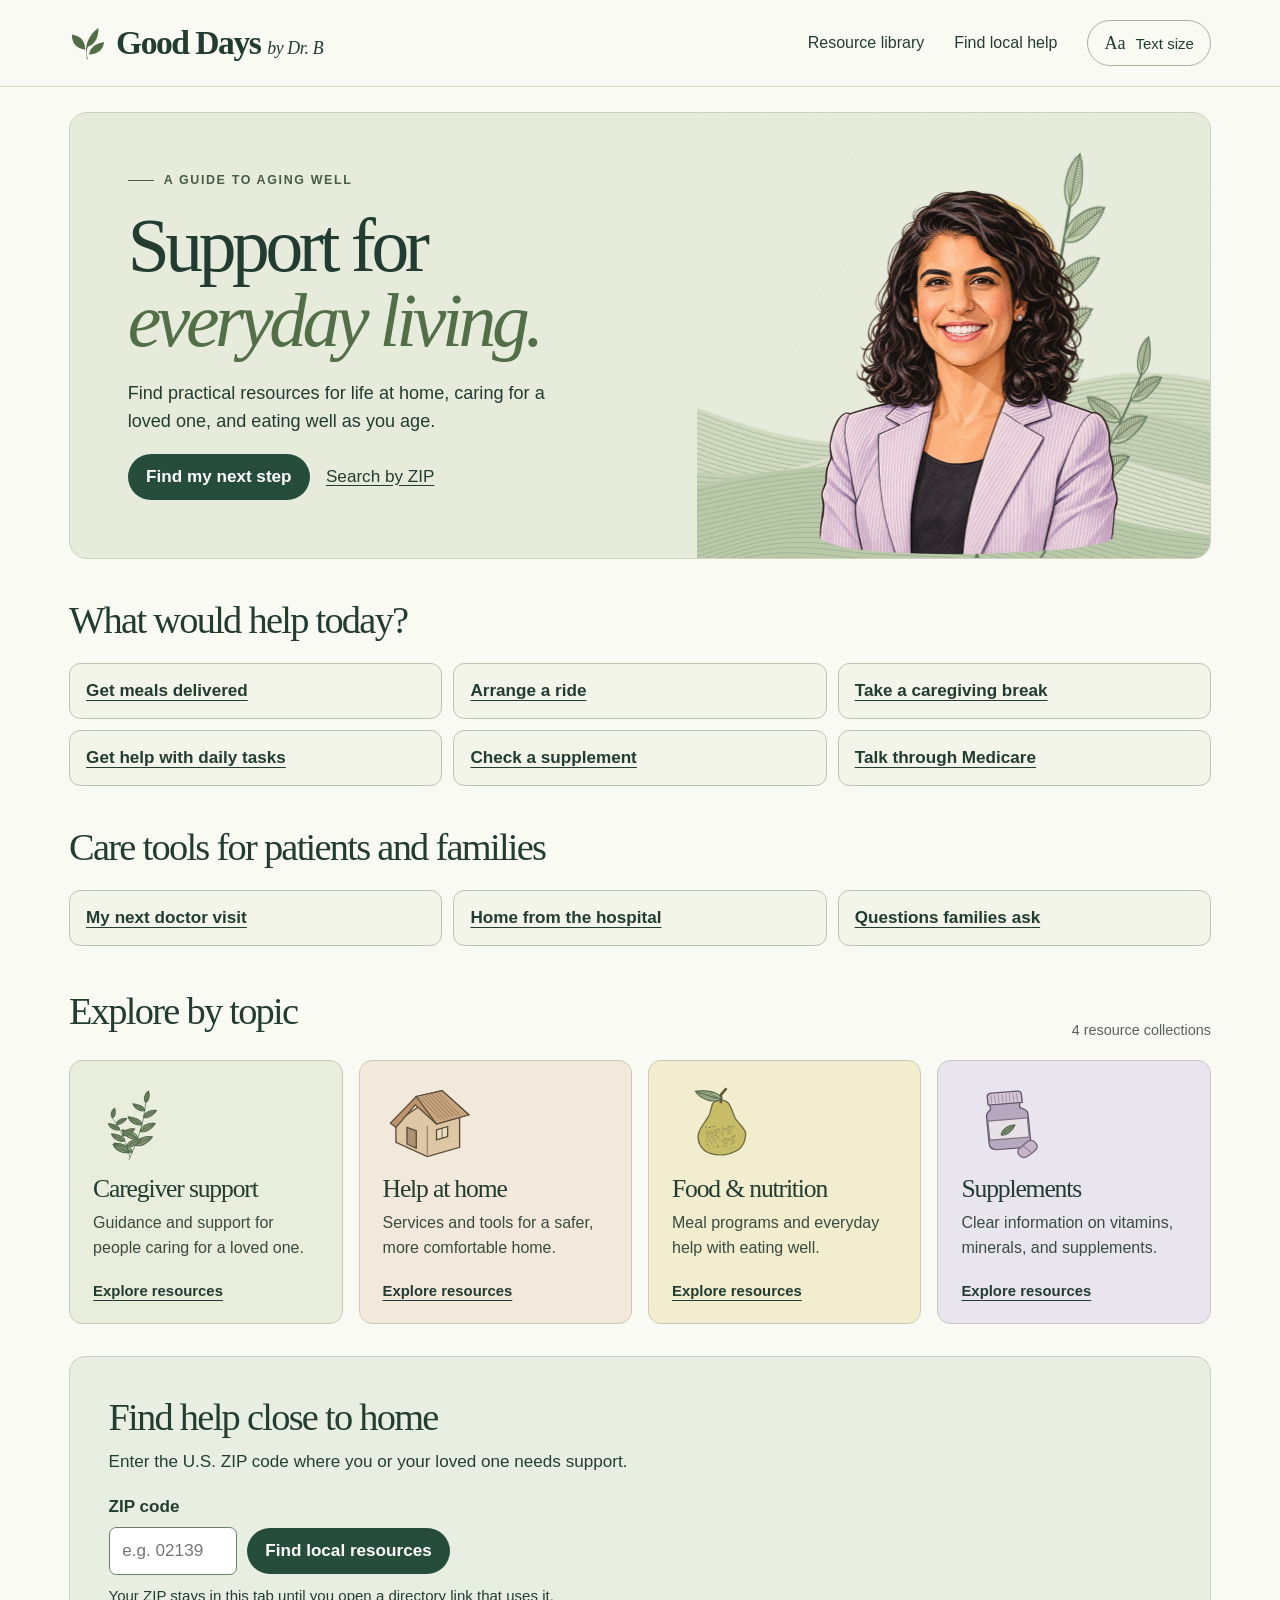
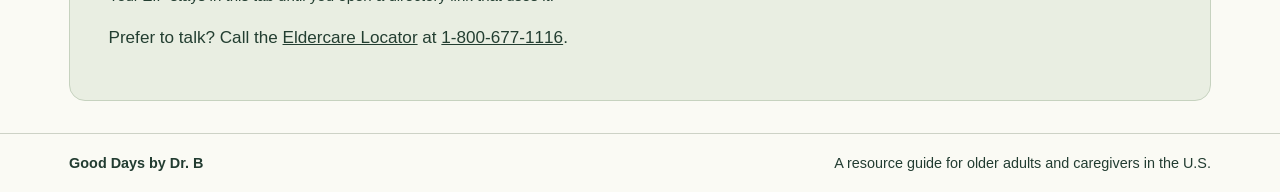
<file: index.html>
<!doctype html><html lang="en"><meta charset="utf-8"><meta name="viewport" content="width=device-width, initial-scale=1"><meta name="description" content="Find U.S. resources for caregiving, living at home, meals and dietary supplements."><title>Good Days by Dr. B — A guide to aging well</title>
<style>
*{box-sizing:border-box}html{scroll-behavior:smooth}body{margin:0;color:#223c31;background:#fafaf4;font:1.07rem/1.55 "Helvetica Neue",Arial,sans-serif}a{color:inherit}a:focus-visible,button:focus-visible{outline:3px solid #a85824;outline-offset:4px}header,main,footer{max-width:1510px;margin:auto;padding-inline:5.4%}header{display:flex;align-items:center;justify-content:space-between;min-height:87px;border-bottom:1px solid #d6d9cc;gap:15px}.brand{display:flex;align-items:center;gap:9px;font:bold 2.1rem Georgia,serif;letter-spacing:-1.5px;text-decoration:none}.brand svg{height:38px;width:38px}nav{display:flex;align-items:center;gap:30px}nav a{text-decoration:none;font-size:1rem}nav a:hover,.topiclink:hover{text-decoration:underline}button{cursor:pointer;font:inherit;color:inherit}#size{border:1px solid #aab2a4;border-radius:99px;background:none;padding:8px 16px;font-size:.94rem}#size span{font-family:Georgia;margin-right:6px;font-size:1.13rem}.hero{position:relative;isolation:isolate;background:#e6ebdc;border:1px solid #cbd3be;border-radius:18px;overflow:hidden;margin-top:25px;padding:clamp(32px,4.5vw,70px);min-height:355px;display:flex;align-items:center}.hero canvas{position:absolute;right:0;bottom:0;height:100%;width:45%;z-index:-1}.hero-copy{width:60%}.kicker{font-size:.78rem;font-weight:700;letter-spacing:.13em;text-transform:uppercase;color:#475c45;display:flex;align-items:center;gap:10px}.kicker:before{content:"";height:1px;width:26px;background:currentColor}h1,h2,h3{font-family:Georgia,"Times New Roman",serif;font-weight:400}h1{font-size:clamp(3.4rem,5.9vw,6rem);letter-spacing:-.058em;line-height:.99;margin:19px 0 21px}h1 em{color:#536f48;font-weight:400}.hero p{max-width:460px;margin:0;line-height:1.55;font-size:1.13rem}.sectionhead{display:flex;justify-content:space-between;align-items:end;gap:12px;margin:36px 0 19px}h2{font-size:clamp(2rem,3vw,3rem);letter-spacing:-.045em;margin:0}.sectionhead small{font-size:.9rem;color:#566359}.cards{display:grid;grid-template-columns:repeat(4,1fr);gap:16px}.card{border:1px solid #c9cabb;border-radius:13px;padding:23px 23px 20px;background:var(--bg);text-decoration:none;display:flex;flex-direction:column;transition:transform .18s,box-shadow .18s}.card:hover{transform:translateY(-3px);box-shadow:0 6px 15px #263e2a16}.art{height:80px;width:96px;margin-bottom:10px;align-self:flex-start}.card h3{margin:0 0 8px;font-size:clamp(1.45rem,2vw,2.05rem);line-height:1.14;letter-spacing:-.045em}.card p{margin:0 0 19px;font-size:1rem;color:#394b40}.topiclink{margin-top:auto;text-decoration:underline;text-underline-offset:4px;font-size:.93rem;font-weight:600}.local{display:flex;align-items:center;justify-content:space-between;background:#233f34;color:#fffdf2;border-radius:14px;padding:28px 34px;margin:34px 0;gap:20px}.local h2{font-size:2rem}.local p{margin:4px 0 0}.pill{display:inline-block;text-decoration:none;border-radius:30px;padding:10px 19px;background:#fffdf3;color:#253f32;white-space:nowrap}footer{border-top:1px solid #cdd2c6;padding-block:18px;font-size:.9rem;display:flex;justify-content:space-between}.skip{position:absolute;left:-999px}.skip:focus{left:10px;background:white;z-index:5}dialog{color:#243e31;border:1px solid #bac2b4;background:#fafaf4;border-radius:18px;width:min(610px,94%);max-height:88dvh;padding:30px}dialog::backdrop{background:#13271dc4}dialog h2{font-size:2.25rem;margin-top:15px}dialog .close{float:right;border:1px solid #c3cabc;border-radius:40px;background:transparent;padding:6px 16px}.entry{border-top:1px solid #ccd3c5;padding:17px 0}.entry a{font-weight:650;text-underline-offset:4px}.entry p{margin:4px 0}.entry small{color:#566359}.big{font-size:119%}
@media(max-width:900px){.cards{grid-template-columns:1fr 1fr}.hero-copy{width:66%}.hero canvas{width:38%}.card h3{font-size:1.7rem}}@media(max-width:650px){header,main,footer{padding-inline:5%}header{min-height:72px}.brand{font-size:1.75rem}nav{gap:12px}nav>a{display:none}.hero{padding:26px 22px 150px;min-height:0}.hero-copy{width:100%}.hero canvas{width:60%;height:155px}.hero p{font-size:1rem}h1{font-size:3.2rem}.cards{gap:10px}.card{padding:16px}.art{width:76px;height:63px}.sectionhead{align-items:center}.local{align-items:flex-start;flex-direction:column;padding:24px}footer{gap:12px;flex-wrap:wrap}}@media(max-width:410px){.cards{grid-template-columns:1fr}.card{display:grid;grid-template-columns:65px 1fr;column-gap:16px}.art{grid-row:span 3;width:65px}.card p{margin-bottom:8px}.sectionhead small{display:none}}@media(prefers-reduced-motion:reduce){*{scroll-behavior:auto!important;transition:none!important}}
.byline{font-size:.53em;letter-spacing:-.02em;font-weight:400;white-space:nowrap}@media(max-width:410px){.brand{gap:4px;font-size:1.5rem}.brand svg{width:29px}#size{padding:7px 10px}}.portrait{position:absolute;z-index:-1;bottom:0;right:7%;width:28%;height:95%;object-fit:contain;object-position:bottom}.hero canvas{opacity:.8}@media(max-width:650px){.portrait{right:10%;width:45%;height:155px}}
.hero-action,.primary{display:inline-block;background:#264c3c;color:white;padding:.62rem 1.15rem;border-radius:99px;font-weight:600;text-decoration:none}.hero-action{margin-top:1.15rem}.primary:hover,.hero-action:hover{text-decoration:underline}.paths{margin:2rem 0}.paths h2{margin-bottom:.8rem}.path-list{display:grid;grid-template-columns:repeat(3,minmax(0,1fr));gap:.7rem}.path-list a{display:flex;align-items:center;gap:.7rem;border:1px solid #b8c4b4;background:#f3f5eb;border-radius:.7rem;padding:.85rem 1rem;text-underline-offset:.22em;font-weight:600}.path-list a:hover{background:#e6ecd9}.story{max-width:840px;padding-block:1.5rem 3rem}.back{display:inline-block;margin-bottom:1rem;text-underline-offset:.2em}.sheethead{background:var(--tint);border-radius:1rem;padding:clamp(1.2rem,4vw,2.2rem)}.sheethead h1{font-size:clamp(2.35rem,5vw,3.9rem);margin:.7rem 0;line-height:1.05}.sheethead p,.next p{margin:.6rem 0}.story h2{font-size:1.75rem;margin:1.45rem 0 .5rem}.story blockquote{border-left:4px solid #879e70;padding:.6rem 1.1rem;margin:.6rem 0;font:1.3rem/1.5 Georgia,serif}.story li{margin-block:.4rem}.contacts{display:flex;align-items:center;flex-wrap:wrap;gap:1rem;margin:1rem 0}.print{border:1px solid #9da994;border-radius:99px;padding:.5rem 1rem;background:#fafaf4}.print-url,.notes{display:none}.story .source{font-size:.95rem}.extra{margin-block:1rem}.entry .related{display:block;margin-top:8px}@media(max-width:850px){.path-list{grid-template-columns:repeat(2,minmax(0,1fr))}}@media(max-width:520px){.path-list{grid-template-columns:1fr}.story{padding-inline:5%}.hero-action{margin-bottom:8px}}@media print{html,html.big{font-size:11pt}body,.sheethead{background:white;color:black}.story{max-width:none;padding:0}.back,nav,footer,.print,.skip,.related-guide,.contacts .primary,.hero-action{display:none}.sheethead{padding:0}.sheethead h1{font-size:26pt}header{min-height:0;padding:0 0 8pt}.brand{font-size:17pt}.story h2{font-size:16pt}.print-url,.notes{display:block;overflow-wrap:anywhere}.notes p{border-bottom:1px solid #888;height:1.4em}.extra a::after{content:" (" attr(href) ")";overflow-wrap:anywhere}.contacts{margin:.4rem 0}@page{margin:16mm}}</style><link rel="stylesheet" href="local-help.css">
<a class="skip" href="#topics">Skip to resources</a><header><a href="#" class="brand" aria-label="Good Days by Dr. B home"><svg viewBox="0 0 40 40" aria-hidden="true"><g fill="#536e47"><path d="M19 37Q14 17 31 4Q31 20 20 24Q17 30 20 37"/><path d="M17 27Q3 25 3 11Q17 13 17 27M21 32Q23 21 37 19Q35 32 21 32"/></g></svg><span>Good Days <i class=byline>by Dr. B</i></span></a><nav aria-label="Main navigation"><a href="#topics">Resource library</a><a href="#local">Find local help</a><button id="size" aria-pressed="false"><span>Aa</span> Text size</button></nav></header>
<main><section class="hero"><canvas id="land" aria-hidden="true"></canvas><img class="portrait" src="dr-b.png" alt="Illustrated portrait of Dr. B"><div class="hero-copy"><div class="kicker">A guide to aging well</div><h1>Support for<br><em>everyday living.</em></h1><p>Find practical resources for life at home, caring for a loved one, and eating well as you age.</p><a class="hero-action" href="#start">Find my next step</a><a class="local-jump" href="#local">Search by ZIP</a></div></section>
<section class="paths" id="start"><h2>What would help today?</h2><div class="path-list"><a href="meal-delivery.html">Get meals delivered</a><a href="rides.html">Arrange a ride</a><a href="caregiver-break.html">Take a caregiving break</a><a href="help-at-home.html">Get help with daily tasks</a><a href="supplement-review.html">Check a supplement</a><a href="medicare-help.html">Talk through Medicare</a></div></section><section class="paths" id="care-tools"><h2>Care tools for patients and families</h2><div class="path-list"><a href="doctor-visit.html">My next doctor visit</a><a href="home-from-hospital.html">Home from the hospital</a><a href="family-questions.html">Questions families ask</a></div></section><section id="topics"><div class="sectionhead"><h2>Explore by topic</h2><small>4 resource collections</small></div><div class="cards" id="cards"></div></section>
<section id="local" class="zip-finder" data-local-finder aria-labelledby="local-title"><h2 id="local-title">Find help close to home</h2><p>Enter the U.S. ZIP code where you or your loved one needs support.</p><form novalidate><label for="local-zip">ZIP code</label><div class="zip-controls"><input id="local-zip" name="zip" type="text" inputmode="numeric" autocomplete="postal-code" placeholder="e.g. 02139" aria-describedby="zip-note zip-error"><button class="primary" type="submit">Find local resources</button><button type="button" class="zip-clear" hidden>Clear ZIP</button></div><p id="zip-error" class="zip-error" role="alert" hidden>Enter a five-digit U.S. ZIP code, including any leading zero.</p></form><p class="zip-note" id="zip-note">Your ZIP stays in this tab until you open a directory link that uses it.</p><p class="zip-status" role="status" aria-live="polite"></p><div class="zip-results" hidden><a data-meals href="https://www.mealsonwheelsamerica.org/find-meals-and-services/"><strong>Find meal delivery</strong><span>Look up providers with Meals on Wheels America.</span></a><a data-community href="https://www.findhelp.org/"><strong>Find rides and help at home</strong><span>Browse Findhelp’s local listings under Transit or Care.</span></a></div><p class="phone">Prefer to talk? Call the <a href="https://eldercare.acl.gov/home">Eldercare Locator</a> at <a href="tel:+18006771116">1-800-677-1116</a>.</p></section></main><footer><b>Good Days by Dr. B</b><span>A resource guide for older adults and caregivers in the U.S.</span></footer>
<dialog id="guide"><button class="close" id="close">Close</button><h2 id="title"></h2><p id="intro"></p><div id="entries"></div></dialog><script src="text-size.js"></script><script src="guide.js"></script><script src="art.js"></script><script src="local-help.js"></script></html>
</file>
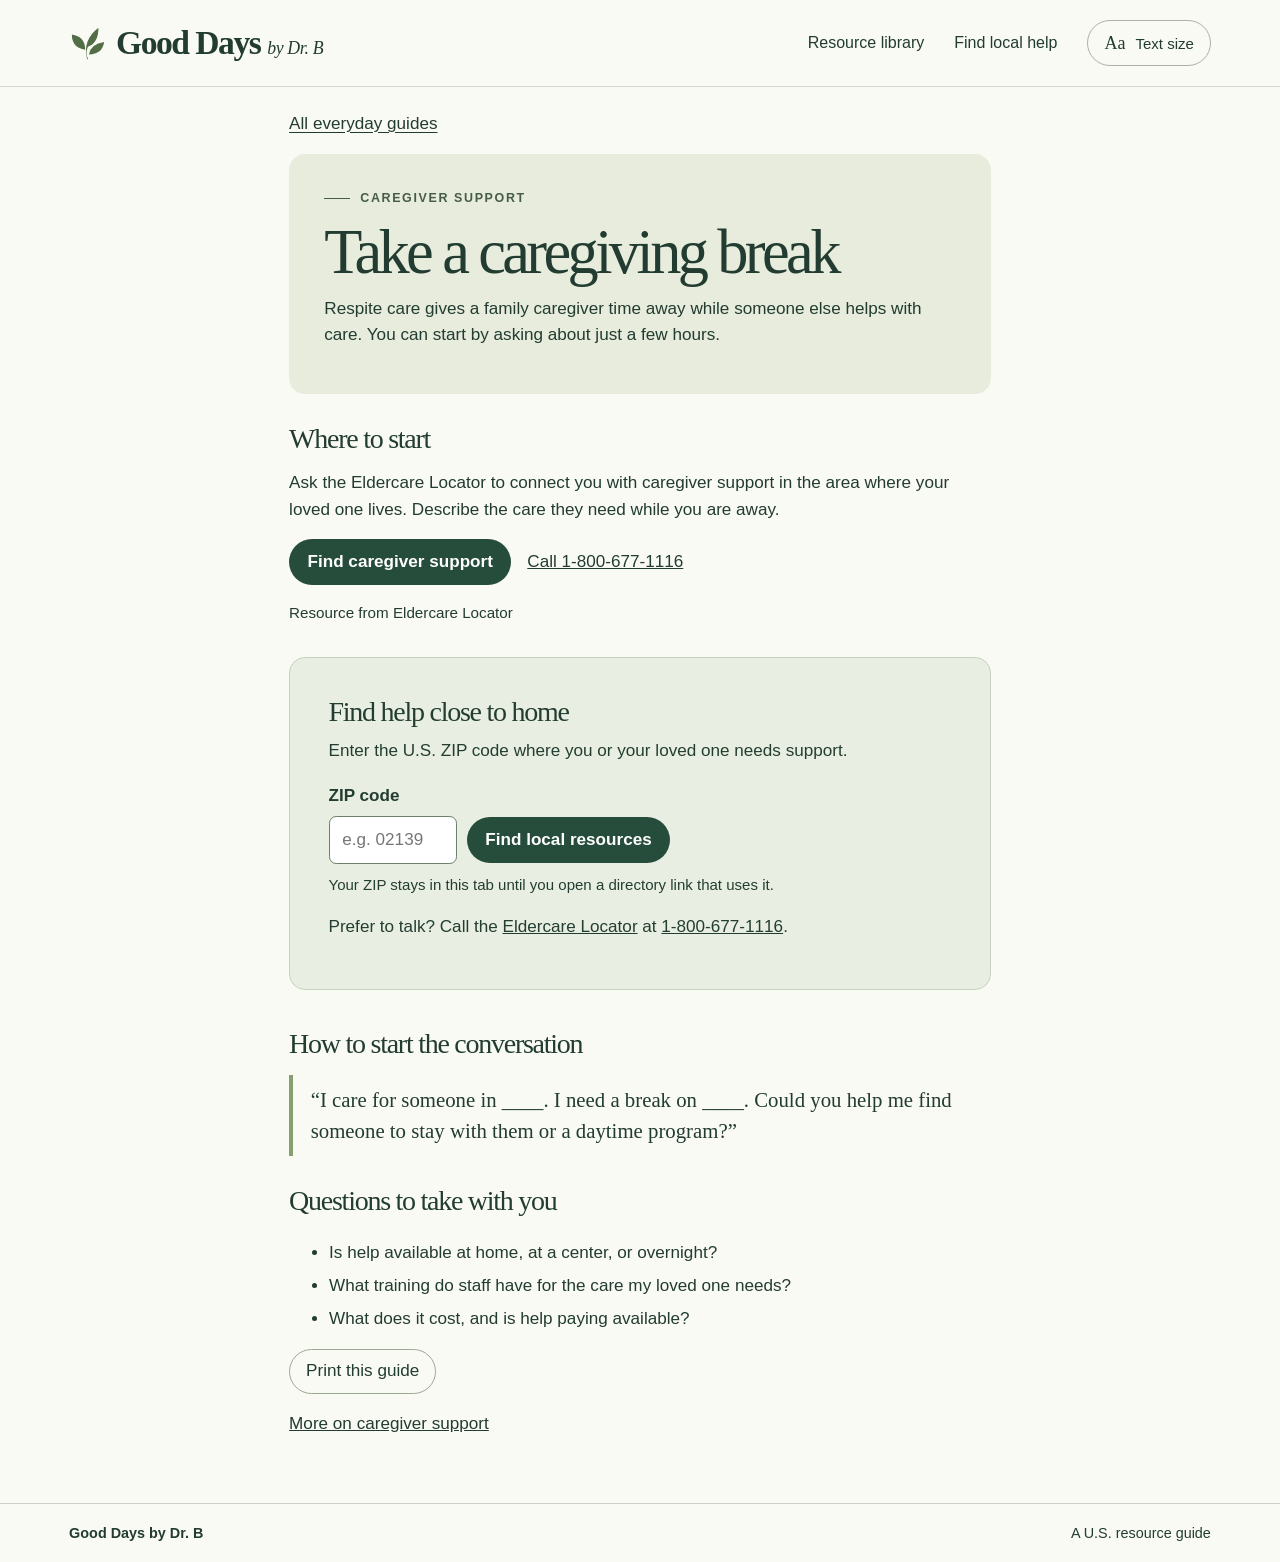
<file: caregiver-break.html>
<!doctype html><html lang="en"><meta charset="utf-8"><meta name="viewport" content="width=device-width, initial-scale=1"><meta name="description" content="Respite care gives a family caregiver time away while someone else helps with care. You can start by asking about just a few hours."><title>Take a caregiving break — Good Days by Dr. B</title>
<style>
*{box-sizing:border-box}html{scroll-behavior:smooth}body{margin:0;color:#223c31;background:#fafaf4;font:1.07rem/1.55 "Helvetica Neue",Arial,sans-serif}a{color:inherit}a:focus-visible,button:focus-visible{outline:3px solid #a85824;outline-offset:4px}header,main,footer{max-width:1510px;margin:auto;padding-inline:5.4%}header{display:flex;align-items:center;justify-content:space-between;min-height:87px;border-bottom:1px solid #d6d9cc;gap:15px}.brand{display:flex;align-items:center;gap:9px;font:bold 2.1rem Georgia,serif;letter-spacing:-1.5px;text-decoration:none}.brand svg{height:38px;width:38px}nav{display:flex;align-items:center;gap:30px}nav a{text-decoration:none;font-size:1rem}nav a:hover,.topiclink:hover{text-decoration:underline}button{cursor:pointer;font:inherit;color:inherit}#size{border:1px solid #aab2a4;border-radius:99px;background:none;padding:8px 16px;font-size:.94rem}#size span{font-family:Georgia;margin-right:6px;font-size:1.13rem}.hero{position:relative;isolation:isolate;background:#e6ebdc;border:1px solid #cbd3be;border-radius:18px;overflow:hidden;margin-top:25px;padding:clamp(32px,4.5vw,70px);min-height:355px;display:flex;align-items:center}.hero canvas{position:absolute;right:0;bottom:0;height:100%;width:45%;z-index:-1}.hero-copy{width:60%}.kicker{font-size:.78rem;font-weight:700;letter-spacing:.13em;text-transform:uppercase;color:#475c45;display:flex;align-items:center;gap:10px}.kicker:before{content:"";height:1px;width:26px;background:currentColor}h1,h2,h3{font-family:Georgia,"Times New Roman",serif;font-weight:400}h1{font-size:clamp(3.4rem,5.9vw,6rem);letter-spacing:-.058em;line-height:.99;margin:19px 0 21px}h1 em{color:#536f48;font-weight:400}.hero p{max-width:460px;margin:0;line-height:1.55;font-size:1.13rem}.sectionhead{display:flex;justify-content:space-between;align-items:end;gap:12px;margin:36px 0 19px}h2{font-size:clamp(2rem,3vw,3rem);letter-spacing:-.045em;margin:0}.sectionhead small{font-size:.9rem;color:#566359}.cards{display:grid;grid-template-columns:repeat(4,1fr);gap:16px}.card{border:1px solid #c9cabb;border-radius:13px;padding:23px 23px 20px;background:var(--bg);text-decoration:none;display:flex;flex-direction:column;transition:transform .18s,box-shadow .18s}.card:hover{transform:translateY(-3px);box-shadow:0 6px 15px #263e2a16}.art{height:80px;width:96px;margin-bottom:10px;align-self:flex-start}.card h3{margin:0 0 8px;font-size:clamp(1.45rem,2vw,2.05rem);line-height:1.14;letter-spacing:-.045em}.card p{margin:0 0 19px;font-size:1rem;color:#394b40}.topiclink{margin-top:auto;text-decoration:underline;text-underline-offset:4px;font-size:.93rem;font-weight:600}.local{display:flex;align-items:center;justify-content:space-between;background:#233f34;color:#fffdf2;border-radius:14px;padding:28px 34px;margin:34px 0;gap:20px}.local h2{font-size:2rem}.local p{margin:4px 0 0}.pill{display:inline-block;text-decoration:none;border-radius:30px;padding:10px 19px;background:#fffdf3;color:#253f32;white-space:nowrap}footer{border-top:1px solid #cdd2c6;padding-block:18px;font-size:.9rem;display:flex;justify-content:space-between}.skip{position:absolute;left:-999px}.skip:focus{left:10px;background:white;z-index:5}dialog{color:#243e31;border:1px solid #bac2b4;background:#fafaf4;border-radius:18px;width:min(610px,94%);max-height:88dvh;padding:30px}dialog::backdrop{background:#13271dc4}dialog h2{font-size:2.25rem;margin-top:15px}dialog .close{float:right;border:1px solid #c3cabc;border-radius:40px;background:transparent;padding:6px 16px}.entry{border-top:1px solid #ccd3c5;padding:17px 0}.entry a{font-weight:650;text-underline-offset:4px}.entry p{margin:4px 0}.entry small{color:#566359}.big{font-size:119%}
@media(max-width:900px){.cards{grid-template-columns:1fr 1fr}.hero-copy{width:66%}.hero canvas{width:38%}.card h3{font-size:1.7rem}}@media(max-width:650px){header,main,footer{padding-inline:5%}header{min-height:72px}.brand{font-size:1.75rem}nav{gap:12px}nav>a{display:none}.hero{padding:26px 22px 150px;min-height:0}.hero-copy{width:100%}.hero canvas{width:60%;height:155px}.hero p{font-size:1rem}h1{font-size:3.2rem}.cards{gap:10px}.card{padding:16px}.art{width:76px;height:63px}.sectionhead{align-items:center}.local{align-items:flex-start;flex-direction:column;padding:24px}footer{gap:12px;flex-wrap:wrap}}@media(max-width:410px){.cards{grid-template-columns:1fr}.card{display:grid;grid-template-columns:65px 1fr;column-gap:16px}.art{grid-row:span 3;width:65px}.card p{margin-bottom:8px}.sectionhead small{display:none}}@media(prefers-reduced-motion:reduce){*{scroll-behavior:auto!important;transition:none!important}}
.byline{font-size:.53em;letter-spacing:-.02em;font-weight:400;white-space:nowrap}@media(max-width:410px){.brand{gap:4px;font-size:1.5rem}.brand svg{width:29px}#size{padding:7px 10px}}.portrait{position:absolute;z-index:-1;bottom:0;right:7%;width:28%;height:95%;object-fit:contain;object-position:bottom}.hero canvas{opacity:.8}@media(max-width:650px){.portrait{right:10%;width:45%;height:155px}}
.hero-action,.primary{display:inline-block;background:#264c3c;color:white;padding:.62rem 1.15rem;border-radius:99px;font-weight:600;text-decoration:none}.hero-action{margin-top:1.15rem}.primary:hover,.hero-action:hover{text-decoration:underline}.paths{margin:2rem 0}.paths h2{margin-bottom:.8rem}.path-list{display:grid;grid-template-columns:repeat(3,minmax(0,1fr));gap:.7rem}.path-list a{display:flex;align-items:center;gap:.7rem;border:1px solid #b8c4b4;background:#f3f5eb;border-radius:.7rem;padding:.85rem 1rem;text-underline-offset:.22em;font-weight:600}.path-list a:hover{background:#e6ecd9}.story{max-width:840px;padding-block:1.5rem 3rem}.back{display:inline-block;margin-bottom:1rem;text-underline-offset:.2em}.sheethead{background:var(--tint);border-radius:1rem;padding:clamp(1.2rem,4vw,2.2rem)}.sheethead h1{font-size:clamp(2.35rem,5vw,3.9rem);margin:.7rem 0;line-height:1.05}.sheethead p,.next p{margin:.6rem 0}.story h2{font-size:1.75rem;margin:1.45rem 0 .5rem}.story blockquote{border-left:4px solid #879e70;padding:.6rem 1.1rem;margin:.6rem 0;font:1.3rem/1.5 Georgia,serif}.story li{margin-block:.4rem}.contacts{display:flex;align-items:center;flex-wrap:wrap;gap:1rem;margin:1rem 0}.print{border:1px solid #9da994;border-radius:99px;padding:.5rem 1rem;background:#fafaf4}.print-url,.notes{display:none}.story .source{font-size:.95rem}.extra{margin-block:1rem}.entry .related{display:block;margin-top:8px}@media(max-width:850px){.path-list{grid-template-columns:repeat(2,minmax(0,1fr))}}@media(max-width:520px){.path-list{grid-template-columns:1fr}.story{padding-inline:5%}.hero-action{margin-bottom:8px}}@media print{html,html.big{font-size:11pt}body,.sheethead{background:white;color:black}.story{max-width:none;padding:0}.back,nav,footer,.print,.skip,.related-guide,.contacts .primary,.hero-action{display:none}.sheethead{padding:0}.sheethead h1{font-size:26pt}header{min-height:0;padding:0 0 8pt}.brand{font-size:17pt}.story h2{font-size:16pt}.print-url,.notes{display:block;overflow-wrap:anywhere}.notes p{border-bottom:1px solid #888;height:1.4em}.extra a::after{content:" (" attr(href) ")";overflow-wrap:anywhere}.contacts{margin:.4rem 0}@page{margin:16mm}}</style><link rel="stylesheet" href="local-help.css">
<a class="skip" href="#main">Skip to guide</a><header><a href="index.html" class="brand" aria-label="Good Days by Dr. B home"><svg viewBox="0 0 40 40" aria-hidden="true"><g fill="#536e47"><path d="M19 37Q14 17 31 4Q31 20 20 24Q17 30 20 37"/><path d="M17 27Q3 25 3 11Q17 13 17 27M21 32Q23 21 37 19Q35 32 21 32"/></g></svg><span>Good Days <i class=byline>by Dr. B</i></span></a><nav aria-label="Main navigation"><a href="index.html#topics">Resource library</a><a href="#local">Find local help</a><button id="size" aria-pressed="false"><span>Aa</span> Text size</button></nav></header>

 <main id="main" class="story"><a class="back" href="index.html#start">All everyday guides</a>
 <section class="sheethead" style="--tint:#e7ecdc"><div class="kicker">Caregiver support</div><h1>Take a caregiving break</h1><p>Respite care gives a family caregiver time away while someone else helps with care. You can start by asking about just a few hours.</p></section>
 <section class="next"><h2>Where to start</h2><p>Ask the Eldercare Locator to connect you with caregiver support in the area where your loved one lives. Describe the care they need while you are away.</p><div class="contacts"><a class="primary" href="https://eldercare.acl.gov/home">Find caregiver support</a><a href="tel:+18006771116">Call 1-800-677-1116</a></div><div class="source">Resource from Eldercare Locator</div><span class="print-url">https://eldercare.acl.gov/home</span></section>
 <section id="local" class="zip-finder" data-local-finder aria-labelledby="local-title"><h2 id="local-title">Find help close to home</h2><p>Enter the U.S. ZIP code where you or your loved one needs support.</p><form novalidate><label for="local-zip">ZIP code</label><div class="zip-controls"><input id="local-zip" name="zip" type="text" inputmode="numeric" autocomplete="postal-code" placeholder="e.g. 02139" aria-describedby="zip-note zip-error"><button class="primary" type="submit">Find local resources</button><button type="button" class="zip-clear" hidden>Clear ZIP</button></div><p id="zip-error" class="zip-error" role="alert" hidden>Enter a five-digit U.S. ZIP code, including any leading zero.</p></form><p class="zip-note" id="zip-note">Your ZIP stays in this tab until you open a directory link that uses it.</p><p class="zip-status" role="status" aria-live="polite"></p><div class="zip-results" hidden><a data-community href="https://www.findhelp.org/"><strong>Find rides and help at home</strong><span>Browse Findhelp’s local listings under Transit or Care.</span></a><a data-meals href="https://www.mealsonwheelsamerica.org/find-meals-and-services/"><strong>Find meal delivery</strong><span>Look up providers with Meals on Wheels America.</span></a></div><p class="phone">Prefer to talk? Call the <a href="https://eldercare.acl.gov/home">Eldercare Locator</a> at <a href="tel:+18006771116">1-800-677-1116</a>.</p></section><section><h2>How to start the conversation</h2><blockquote>“I care for someone in ____. I need a break on ____. Could you help me find someone to stay with them or a daytime program?”</blockquote><h2>Questions to take with you</h2><ul><li>Is help available at home, at a center, or overnight?</li><li>What training do staff have for the care my loved one needs?</li><li>What does it cost, and is help paying available?</li></ul></section>
 <button class="print" onclick="window.print()">Print this guide</button><div class="notes"><h2>My contact and next step</h2><p></p><p></p></div><p class="related-guide"><a href="index.html#care">More on caregiver support</a></p></main>
 <footer><b>Good Days by Dr. B</b><span>A U.S. resource guide</span></footer><script src="text-size.js"></script><script src="local-help.js"></script></html>
</file>
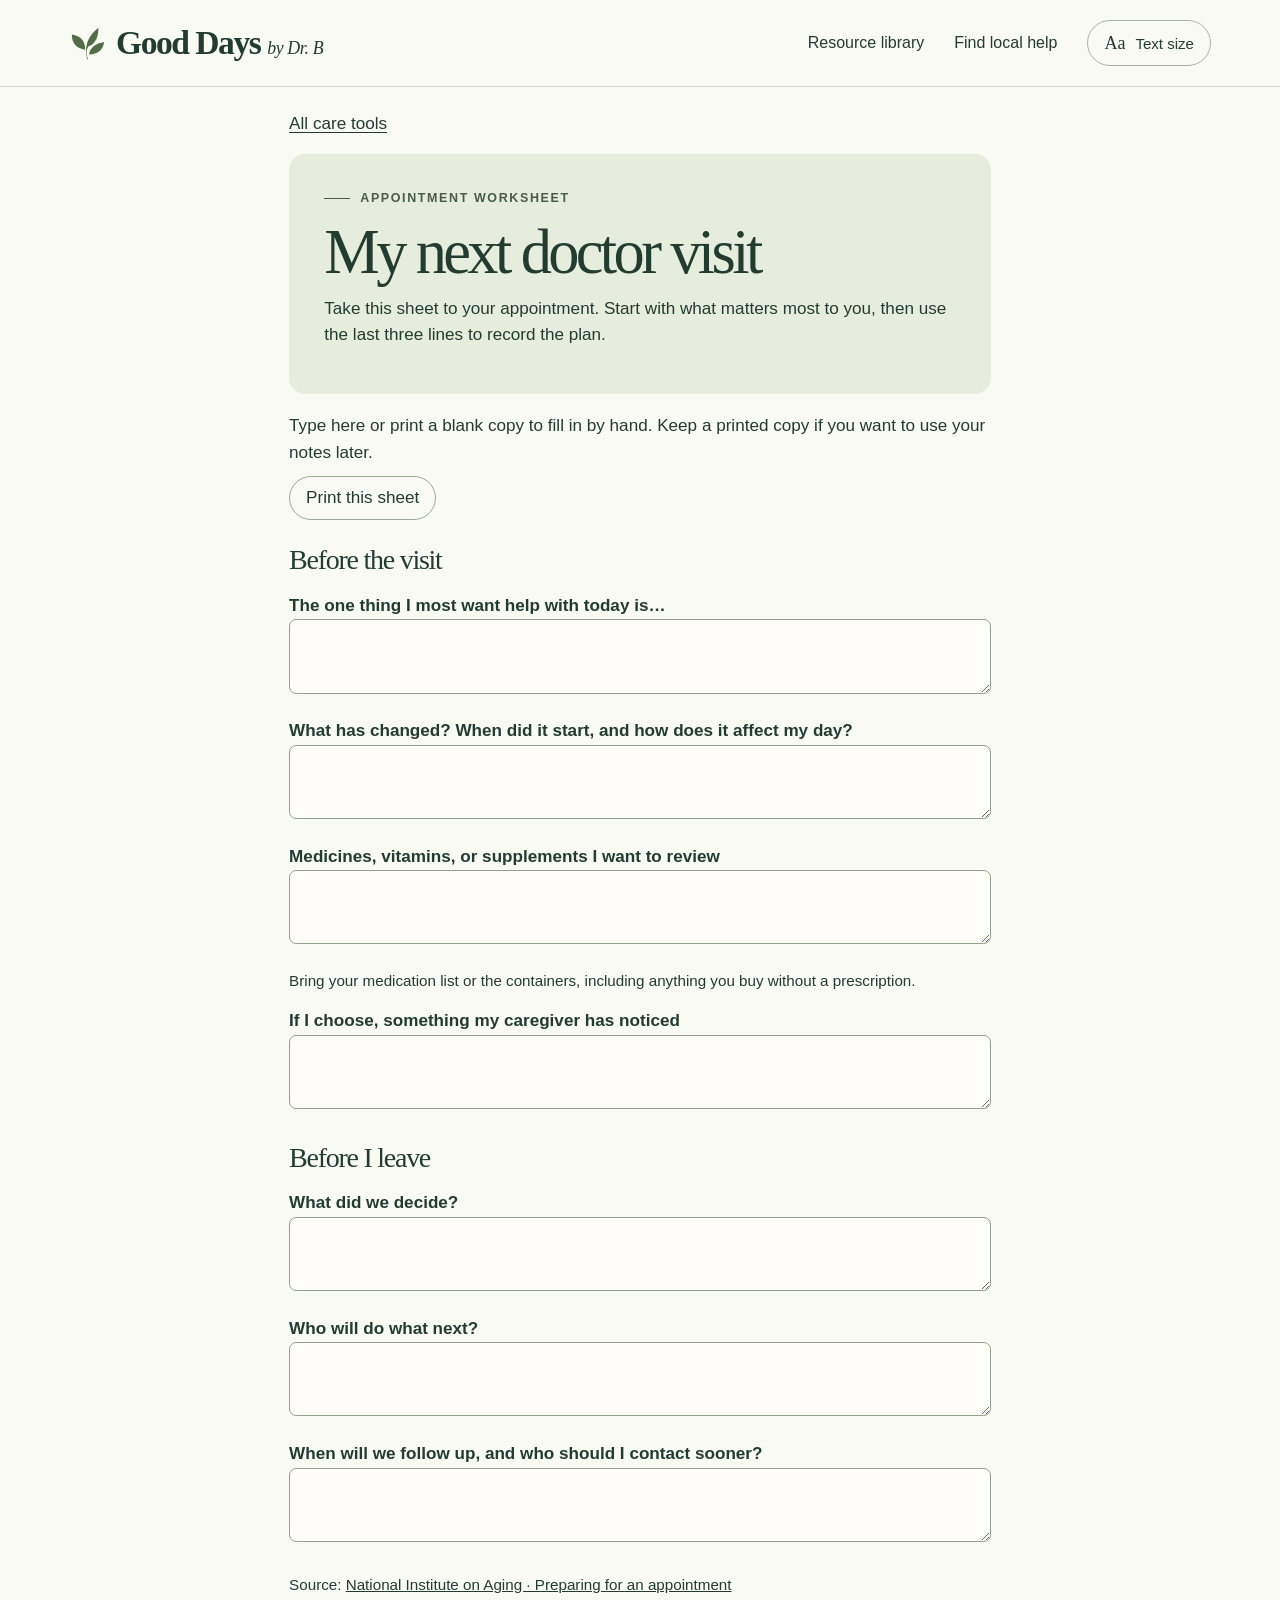
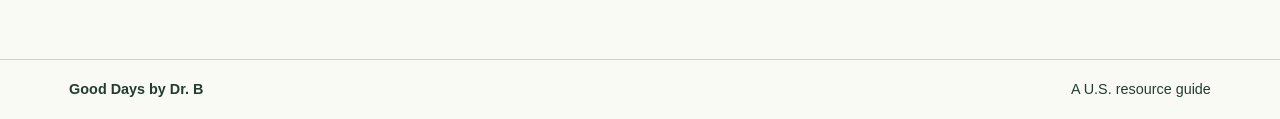
<file: doctor-visit.html>
<!doctype html><html lang="en"><meta charset="utf-8"><meta name="viewport" content="width=device-width, initial-scale=1"><meta name="description" content="Take this sheet to your appointment. Start with what matters most to you, then use the last three lines to record the plan."><title>My next doctor visit — Good Days by Dr. B</title>
<style>
*{box-sizing:border-box}html{scroll-behavior:smooth}body{margin:0;color:#223c31;background:#fafaf4;font:1.07rem/1.55 "Helvetica Neue",Arial,sans-serif}a{color:inherit}a:focus-visible,button:focus-visible{outline:3px solid #a85824;outline-offset:4px}header,main,footer{max-width:1510px;margin:auto;padding-inline:5.4%}header{display:flex;align-items:center;justify-content:space-between;min-height:87px;border-bottom:1px solid #d6d9cc;gap:15px}.brand{display:flex;align-items:center;gap:9px;font:bold 2.1rem Georgia,serif;letter-spacing:-1.5px;text-decoration:none}.brand svg{height:38px;width:38px}nav{display:flex;align-items:center;gap:30px}nav a{text-decoration:none;font-size:1rem}nav a:hover,.topiclink:hover{text-decoration:underline}button{cursor:pointer;font:inherit;color:inherit}#size{border:1px solid #aab2a4;border-radius:99px;background:none;padding:8px 16px;font-size:.94rem}#size span{font-family:Georgia;margin-right:6px;font-size:1.13rem}.hero{position:relative;isolation:isolate;background:#e6ebdc;border:1px solid #cbd3be;border-radius:18px;overflow:hidden;margin-top:25px;padding:clamp(32px,4.5vw,70px);min-height:355px;display:flex;align-items:center}.hero canvas{position:absolute;right:0;bottom:0;height:100%;width:45%;z-index:-1}.hero-copy{width:60%}.kicker{font-size:.78rem;font-weight:700;letter-spacing:.13em;text-transform:uppercase;color:#475c45;display:flex;align-items:center;gap:10px}.kicker:before{content:"";height:1px;width:26px;background:currentColor}h1,h2,h3{font-family:Georgia,"Times New Roman",serif;font-weight:400}h1{font-size:clamp(3.4rem,5.9vw,6rem);letter-spacing:-.058em;line-height:.99;margin:19px 0 21px}h1 em{color:#536f48;font-weight:400}.hero p{max-width:460px;margin:0;line-height:1.55;font-size:1.13rem}.sectionhead{display:flex;justify-content:space-between;align-items:end;gap:12px;margin:36px 0 19px}h2{font-size:clamp(2rem,3vw,3rem);letter-spacing:-.045em;margin:0}.sectionhead small{font-size:.9rem;color:#566359}.cards{display:grid;grid-template-columns:repeat(4,1fr);gap:16px}.card{border:1px solid #c9cabb;border-radius:13px;padding:23px 23px 20px;background:var(--bg);text-decoration:none;display:flex;flex-direction:column;transition:transform .18s,box-shadow .18s}.card:hover{transform:translateY(-3px);box-shadow:0 6px 15px #263e2a16}.art{height:80px;width:96px;margin-bottom:10px;align-self:flex-start}.card h3{margin:0 0 8px;font-size:clamp(1.45rem,2vw,2.05rem);line-height:1.14;letter-spacing:-.045em}.card p{margin:0 0 19px;font-size:1rem;color:#394b40}.topiclink{margin-top:auto;text-decoration:underline;text-underline-offset:4px;font-size:.93rem;font-weight:600}.local{display:flex;align-items:center;justify-content:space-between;background:#233f34;color:#fffdf2;border-radius:14px;padding:28px 34px;margin:34px 0;gap:20px}.local h2{font-size:2rem}.local p{margin:4px 0 0}.pill{display:inline-block;text-decoration:none;border-radius:30px;padding:10px 19px;background:#fffdf3;color:#253f32;white-space:nowrap}footer{border-top:1px solid #cdd2c6;padding-block:18px;font-size:.9rem;display:flex;justify-content:space-between}.skip{position:absolute;left:-999px}.skip:focus{left:10px;background:white;z-index:5}dialog{color:#243e31;border:1px solid #bac2b4;background:#fafaf4;border-radius:18px;width:min(610px,94%);max-height:88dvh;padding:30px}dialog::backdrop{background:#13271dc4}dialog h2{font-size:2.25rem;margin-top:15px}dialog .close{float:right;border:1px solid #c3cabc;border-radius:40px;background:transparent;padding:6px 16px}.entry{border-top:1px solid #ccd3c5;padding:17px 0}.entry a{font-weight:650;text-underline-offset:4px}.entry p{margin:4px 0}.entry small{color:#566359}.big{font-size:119%}
@media(max-width:900px){.cards{grid-template-columns:1fr 1fr}.hero-copy{width:66%}.hero canvas{width:38%}.card h3{font-size:1.7rem}}@media(max-width:650px){header,main,footer{padding-inline:5%}header{min-height:72px}.brand{font-size:1.75rem}nav{gap:12px}nav>a{display:none}.hero{padding:26px 22px 150px;min-height:0}.hero-copy{width:100%}.hero canvas{width:60%;height:155px}.hero p{font-size:1rem}h1{font-size:3.2rem}.cards{gap:10px}.card{padding:16px}.art{width:76px;height:63px}.sectionhead{align-items:center}.local{align-items:flex-start;flex-direction:column;padding:24px}footer{gap:12px;flex-wrap:wrap}}@media(max-width:410px){.cards{grid-template-columns:1fr}.card{display:grid;grid-template-columns:65px 1fr;column-gap:16px}.art{grid-row:span 3;width:65px}.card p{margin-bottom:8px}.sectionhead small{display:none}}@media(prefers-reduced-motion:reduce){*{scroll-behavior:auto!important;transition:none!important}}
.byline{font-size:.53em;letter-spacing:-.02em;font-weight:400;white-space:nowrap}@media(max-width:410px){.brand{gap:4px;font-size:1.5rem}.brand svg{width:29px}#size{padding:7px 10px}}.portrait{position:absolute;z-index:-1;bottom:0;right:7%;width:28%;height:95%;object-fit:contain;object-position:bottom}.hero canvas{opacity:.8}@media(max-width:650px){.portrait{right:10%;width:45%;height:155px}}
.hero-action,.primary{display:inline-block;background:#264c3c;color:white;padding:.62rem 1.15rem;border-radius:99px;font-weight:600;text-decoration:none}.hero-action{margin-top:1.15rem}.primary:hover,.hero-action:hover{text-decoration:underline}.paths{margin:2rem 0}.paths h2{margin-bottom:.8rem}.path-list{display:grid;grid-template-columns:repeat(3,minmax(0,1fr));gap:.7rem}.path-list a{display:flex;align-items:center;gap:.7rem;border:1px solid #b8c4b4;background:#f3f5eb;border-radius:.7rem;padding:.85rem 1rem;text-underline-offset:.22em;font-weight:600}.path-list a:hover{background:#e6ecd9}.story{max-width:840px;padding-block:1.5rem 3rem}.back{display:inline-block;margin-bottom:1rem;text-underline-offset:.2em}.sheethead{background:var(--tint);border-radius:1rem;padding:clamp(1.2rem,4vw,2.2rem)}.sheethead h1{font-size:clamp(2.35rem,5vw,3.9rem);margin:.7rem 0;line-height:1.05}.sheethead p,.next p{margin:.6rem 0}.story h2{font-size:1.75rem;margin:1.45rem 0 .5rem}.story blockquote{border-left:4px solid #879e70;padding:.6rem 1.1rem;margin:.6rem 0;font:1.3rem/1.5 Georgia,serif}.story li{margin-block:.4rem}.contacts{display:flex;align-items:center;flex-wrap:wrap;gap:1rem;margin:1rem 0}.print{border:1px solid #9da994;border-radius:99px;padding:.5rem 1rem;background:#fafaf4}.print-url,.notes{display:none}.story .source{font-size:.95rem}.extra{margin-block:1rem}.entry .related{display:block;margin-top:8px}@media(max-width:850px){.path-list{grid-template-columns:repeat(2,minmax(0,1fr))}}@media(max-width:520px){.path-list{grid-template-columns:1fr}.story{padding-inline:5%}.hero-action{margin-bottom:8px}}@media print{html,html.big{font-size:11pt}body,.sheethead{background:white;color:black}.story{max-width:none;padding:0}.back,nav,footer,.print,.skip,.related-guide,.contacts .primary,.hero-action{display:none}.sheethead{padding:0}.sheethead h1{font-size:26pt}header{min-height:0;padding:0 0 8pt}.brand{font-size:17pt}.story h2{font-size:16pt}.print-url,.notes{display:block;overflow-wrap:anywhere}.notes p{border-bottom:1px solid #888;height:1.4em}.extra a::after{content:" (" attr(href) ")";overflow-wrap:anywhere}.contacts{margin:.4rem 0}@page{margin:16mm}}</style><link rel="stylesheet" href="care-tools.css">
<a class="skip" href="#main">Skip to guide</a><header><a href="index.html" class="brand" aria-label="Good Days by Dr. B home"><svg viewBox="0 0 40 40" aria-hidden="true"><g fill="#536e47"><path d="M19 37Q14 17 31 4Q31 20 20 24Q17 30 20 37"/><path d="M17 27Q3 25 3 11Q17 13 17 27M21 32Q23 21 37 19Q35 32 21 32"/></g></svg><span>Good Days <i class=byline>by Dr. B</i></span></a><nav aria-label="Main navigation"><a href="index.html#topics">Resource library</a><a href="index.html#local">Find local help</a><button id="size" aria-pressed="false"><span>Aa</span> Text size</button></nav></header>

 <main id="main" class="story toolkit"><a class="back" href="index.html#care-tools">All care tools</a><section class="sheethead" style="--tint:#e7eddc"><div class="kicker">Appointment worksheet</div><h1>My next doctor visit</h1><p>Take this sheet to your appointment. Start with what matters most to you, then use the last three lines to record the plan.</p></section><p class="how">Type here or print a blank copy to fill in by hand. Keep a printed copy if you want to use your notes later.</p><button type="button" class="print" onclick="window.print()">Print this sheet</button><section class="group"><h2>Before the visit</h2><div class="write"><label for="priority">The one thing I most want help with today is…</label><textarea id="priority" rows="2"></textarea><div class="paper" aria-hidden="true"></div></div><div class="write"><label for="change">What has changed? When did it start, and how does it affect my day?</label><textarea id="change" rows="2"></textarea><div class="paper" aria-hidden="true"></div></div><div class="write"><label for="meds">Medicines, vitamins, or supplements I want to review</label><textarea id="meds" rows="2"></textarea><div class="paper" aria-hidden="true"></div></div><p class="tip">Bring your medication list or the containers, including anything you buy without a prescription.</p><div class="write"><label for="caregiver">If I choose, something my caregiver has noticed</label><textarea id="caregiver" rows="2"></textarea><div class="paper" aria-hidden="true"></div></div></section><section class="group"><h2>Before I leave</h2><div class="write"><label for="decision">What did we decide?</label><textarea id="decision" rows="2"></textarea><div class="paper" aria-hidden="true"></div></div><div class="write"><label for="task">Who will do what next?</label><textarea id="task" rows="2"></textarea><div class="paper" aria-hidden="true"></div></div><div class="write"><label for="follow">When will we follow up, and who should I contact sooner?</label><textarea id="follow" rows="2"></textarea><div class="paper" aria-hidden="true"></div></div></section><p class="credit">Source: <a href="https://www.nia.nih.gov/health/medical-care-and-appointments/how-prepare-doctors-appointment">National Institute on Aging · Preparing for an appointment</a></p></main><footer><b>Good Days by Dr. B</b><span>A U.S. resource guide</span></footer><script src="text-size.js"></script><script src="care-tools.js"></script></html>
</file>
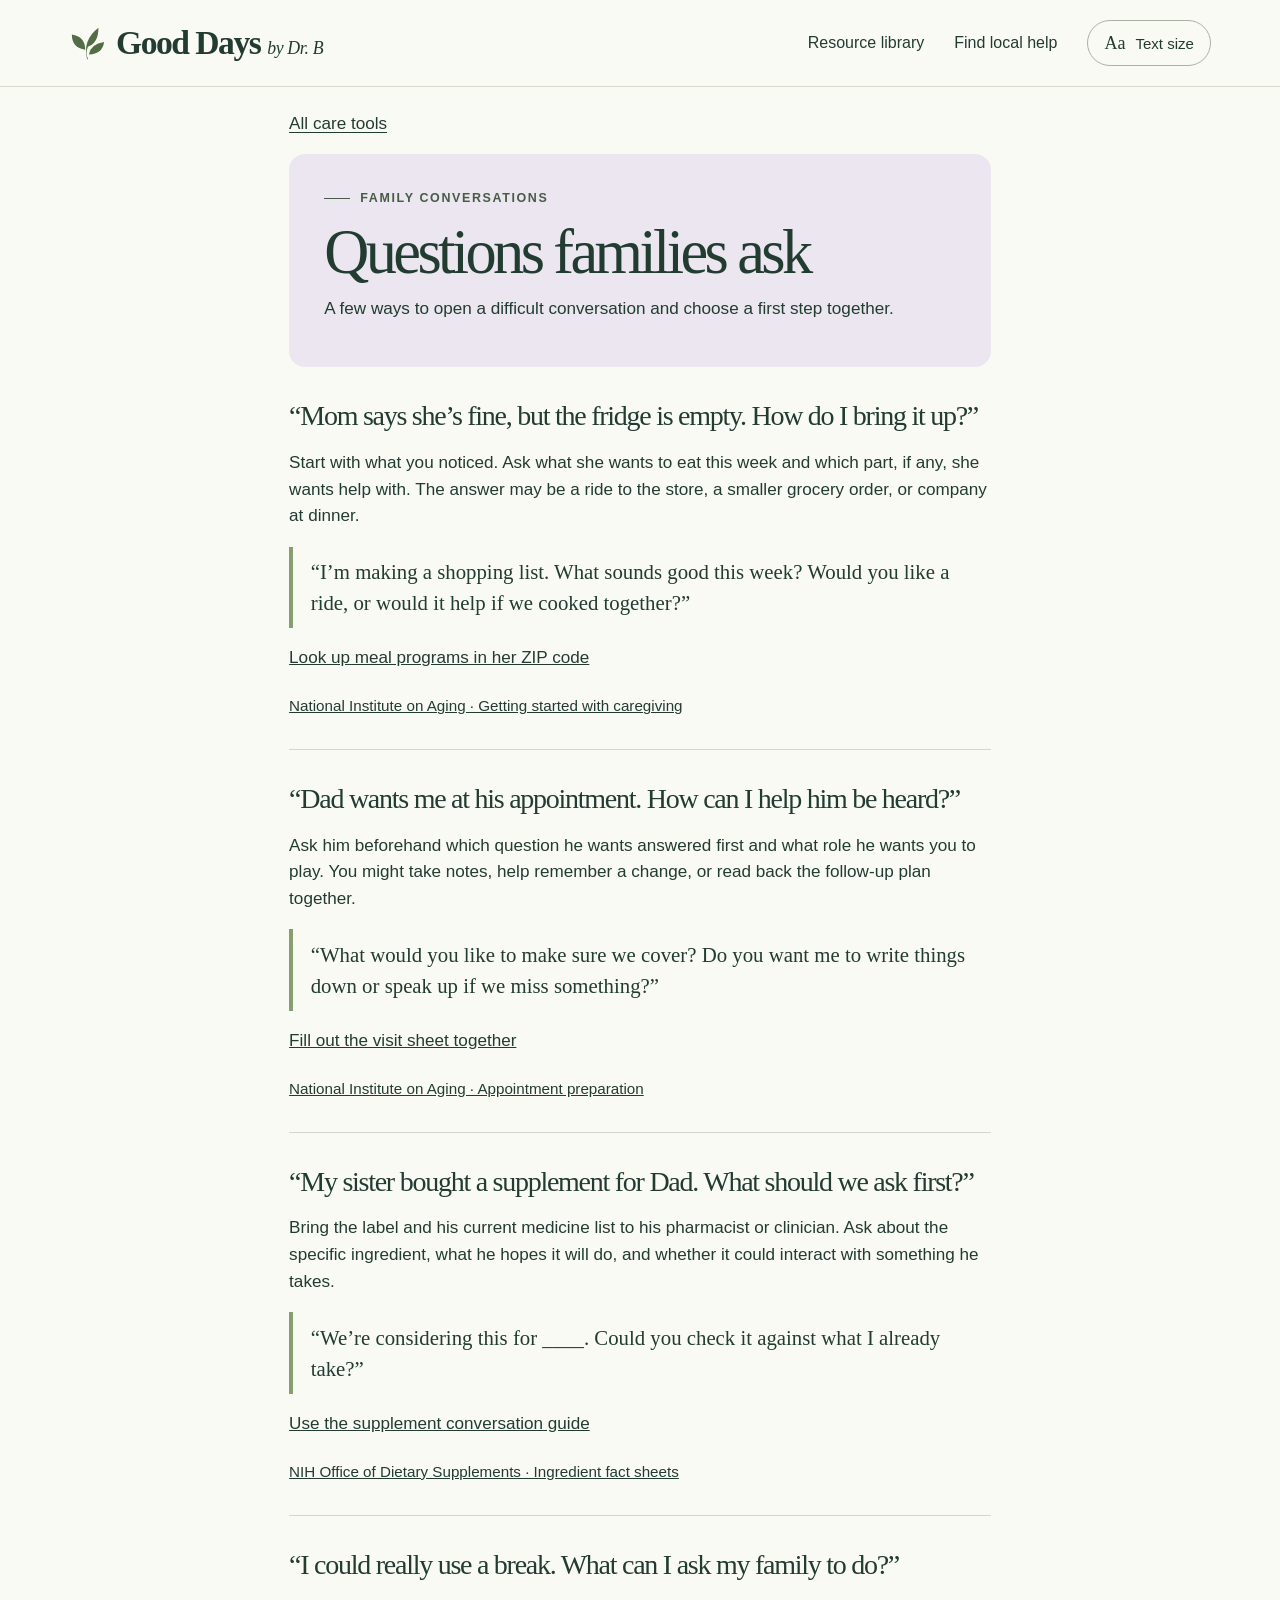
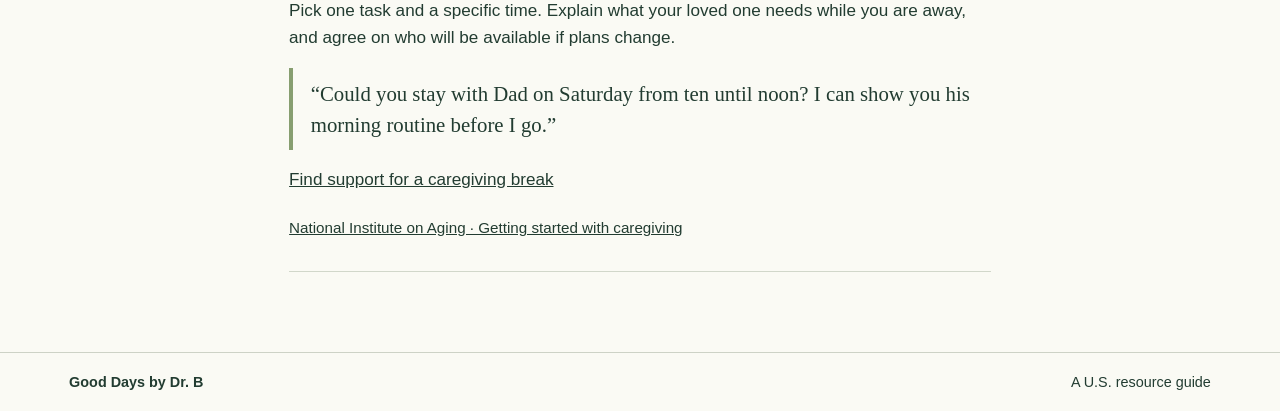
<file: family-questions.html>
<!doctype html><html lang="en"><meta charset="utf-8"><meta name="viewport" content="width=device-width, initial-scale=1"><meta name="description" content="A few ways to open a difficult conversation and choose a first step together."><title>Questions families ask — Good Days by Dr. B</title>
<style>
*{box-sizing:border-box}html{scroll-behavior:smooth}body{margin:0;color:#223c31;background:#fafaf4;font:1.07rem/1.55 "Helvetica Neue",Arial,sans-serif}a{color:inherit}a:focus-visible,button:focus-visible{outline:3px solid #a85824;outline-offset:4px}header,main,footer{max-width:1510px;margin:auto;padding-inline:5.4%}header{display:flex;align-items:center;justify-content:space-between;min-height:87px;border-bottom:1px solid #d6d9cc;gap:15px}.brand{display:flex;align-items:center;gap:9px;font:bold 2.1rem Georgia,serif;letter-spacing:-1.5px;text-decoration:none}.brand svg{height:38px;width:38px}nav{display:flex;align-items:center;gap:30px}nav a{text-decoration:none;font-size:1rem}nav a:hover,.topiclink:hover{text-decoration:underline}button{cursor:pointer;font:inherit;color:inherit}#size{border:1px solid #aab2a4;border-radius:99px;background:none;padding:8px 16px;font-size:.94rem}#size span{font-family:Georgia;margin-right:6px;font-size:1.13rem}.hero{position:relative;isolation:isolate;background:#e6ebdc;border:1px solid #cbd3be;border-radius:18px;overflow:hidden;margin-top:25px;padding:clamp(32px,4.5vw,70px);min-height:355px;display:flex;align-items:center}.hero canvas{position:absolute;right:0;bottom:0;height:100%;width:45%;z-index:-1}.hero-copy{width:60%}.kicker{font-size:.78rem;font-weight:700;letter-spacing:.13em;text-transform:uppercase;color:#475c45;display:flex;align-items:center;gap:10px}.kicker:before{content:"";height:1px;width:26px;background:currentColor}h1,h2,h3{font-family:Georgia,"Times New Roman",serif;font-weight:400}h1{font-size:clamp(3.4rem,5.9vw,6rem);letter-spacing:-.058em;line-height:.99;margin:19px 0 21px}h1 em{color:#536f48;font-weight:400}.hero p{max-width:460px;margin:0;line-height:1.55;font-size:1.13rem}.sectionhead{display:flex;justify-content:space-between;align-items:end;gap:12px;margin:36px 0 19px}h2{font-size:clamp(2rem,3vw,3rem);letter-spacing:-.045em;margin:0}.sectionhead small{font-size:.9rem;color:#566359}.cards{display:grid;grid-template-columns:repeat(4,1fr);gap:16px}.card{border:1px solid #c9cabb;border-radius:13px;padding:23px 23px 20px;background:var(--bg);text-decoration:none;display:flex;flex-direction:column;transition:transform .18s,box-shadow .18s}.card:hover{transform:translateY(-3px);box-shadow:0 6px 15px #263e2a16}.art{height:80px;width:96px;margin-bottom:10px;align-self:flex-start}.card h3{margin:0 0 8px;font-size:clamp(1.45rem,2vw,2.05rem);line-height:1.14;letter-spacing:-.045em}.card p{margin:0 0 19px;font-size:1rem;color:#394b40}.topiclink{margin-top:auto;text-decoration:underline;text-underline-offset:4px;font-size:.93rem;font-weight:600}.local{display:flex;align-items:center;justify-content:space-between;background:#233f34;color:#fffdf2;border-radius:14px;padding:28px 34px;margin:34px 0;gap:20px}.local h2{font-size:2rem}.local p{margin:4px 0 0}.pill{display:inline-block;text-decoration:none;border-radius:30px;padding:10px 19px;background:#fffdf3;color:#253f32;white-space:nowrap}footer{border-top:1px solid #cdd2c6;padding-block:18px;font-size:.9rem;display:flex;justify-content:space-between}.skip{position:absolute;left:-999px}.skip:focus{left:10px;background:white;z-index:5}dialog{color:#243e31;border:1px solid #bac2b4;background:#fafaf4;border-radius:18px;width:min(610px,94%);max-height:88dvh;padding:30px}dialog::backdrop{background:#13271dc4}dialog h2{font-size:2.25rem;margin-top:15px}dialog .close{float:right;border:1px solid #c3cabc;border-radius:40px;background:transparent;padding:6px 16px}.entry{border-top:1px solid #ccd3c5;padding:17px 0}.entry a{font-weight:650;text-underline-offset:4px}.entry p{margin:4px 0}.entry small{color:#566359}.big{font-size:119%}
@media(max-width:900px){.cards{grid-template-columns:1fr 1fr}.hero-copy{width:66%}.hero canvas{width:38%}.card h3{font-size:1.7rem}}@media(max-width:650px){header,main,footer{padding-inline:5%}header{min-height:72px}.brand{font-size:1.75rem}nav{gap:12px}nav>a{display:none}.hero{padding:26px 22px 150px;min-height:0}.hero-copy{width:100%}.hero canvas{width:60%;height:155px}.hero p{font-size:1rem}h1{font-size:3.2rem}.cards{gap:10px}.card{padding:16px}.art{width:76px;height:63px}.sectionhead{align-items:center}.local{align-items:flex-start;flex-direction:column;padding:24px}footer{gap:12px;flex-wrap:wrap}}@media(max-width:410px){.cards{grid-template-columns:1fr}.card{display:grid;grid-template-columns:65px 1fr;column-gap:16px}.art{grid-row:span 3;width:65px}.card p{margin-bottom:8px}.sectionhead small{display:none}}@media(prefers-reduced-motion:reduce){*{scroll-behavior:auto!important;transition:none!important}}
.byline{font-size:.53em;letter-spacing:-.02em;font-weight:400;white-space:nowrap}@media(max-width:410px){.brand{gap:4px;font-size:1.5rem}.brand svg{width:29px}#size{padding:7px 10px}}.portrait{position:absolute;z-index:-1;bottom:0;right:7%;width:28%;height:95%;object-fit:contain;object-position:bottom}.hero canvas{opacity:.8}@media(max-width:650px){.portrait{right:10%;width:45%;height:155px}}
.hero-action,.primary{display:inline-block;background:#264c3c;color:white;padding:.62rem 1.15rem;border-radius:99px;font-weight:600;text-decoration:none}.hero-action{margin-top:1.15rem}.primary:hover,.hero-action:hover{text-decoration:underline}.paths{margin:2rem 0}.paths h2{margin-bottom:.8rem}.path-list{display:grid;grid-template-columns:repeat(3,minmax(0,1fr));gap:.7rem}.path-list a{display:flex;align-items:center;gap:.7rem;border:1px solid #b8c4b4;background:#f3f5eb;border-radius:.7rem;padding:.85rem 1rem;text-underline-offset:.22em;font-weight:600}.path-list a:hover{background:#e6ecd9}.story{max-width:840px;padding-block:1.5rem 3rem}.back{display:inline-block;margin-bottom:1rem;text-underline-offset:.2em}.sheethead{background:var(--tint);border-radius:1rem;padding:clamp(1.2rem,4vw,2.2rem)}.sheethead h1{font-size:clamp(2.35rem,5vw,3.9rem);margin:.7rem 0;line-height:1.05}.sheethead p,.next p{margin:.6rem 0}.story h2{font-size:1.75rem;margin:1.45rem 0 .5rem}.story blockquote{border-left:4px solid #879e70;padding:.6rem 1.1rem;margin:.6rem 0;font:1.3rem/1.5 Georgia,serif}.story li{margin-block:.4rem}.contacts{display:flex;align-items:center;flex-wrap:wrap;gap:1rem;margin:1rem 0}.print{border:1px solid #9da994;border-radius:99px;padding:.5rem 1rem;background:#fafaf4}.print-url,.notes{display:none}.story .source{font-size:.95rem}.extra{margin-block:1rem}.entry .related{display:block;margin-top:8px}@media(max-width:850px){.path-list{grid-template-columns:repeat(2,minmax(0,1fr))}}@media(max-width:520px){.path-list{grid-template-columns:1fr}.story{padding-inline:5%}.hero-action{margin-bottom:8px}}@media print{html,html.big{font-size:11pt}body,.sheethead{background:white;color:black}.story{max-width:none;padding:0}.back,nav,footer,.print,.skip,.related-guide,.contacts .primary,.hero-action{display:none}.sheethead{padding:0}.sheethead h1{font-size:26pt}header{min-height:0;padding:0 0 8pt}.brand{font-size:17pt}.story h2{font-size:16pt}.print-url,.notes{display:block;overflow-wrap:anywhere}.notes p{border-bottom:1px solid #888;height:1.4em}.extra a::after{content:" (" attr(href) ")";overflow-wrap:anywhere}.contacts{margin:.4rem 0}@page{margin:16mm}}</style><link rel="stylesheet" href="care-tools.css">
<a class="skip" href="#main">Skip to guide</a><header><a href="index.html" class="brand" aria-label="Good Days by Dr. B home"><svg viewBox="0 0 40 40" aria-hidden="true"><g fill="#536e47"><path d="M19 37Q14 17 31 4Q31 20 20 24Q17 30 20 37"/><path d="M17 27Q3 25 3 11Q17 13 17 27M21 32Q23 21 37 19Q35 32 21 32"/></g></svg><span>Good Days <i class=byline>by Dr. B</i></span></a><nav aria-label="Main navigation"><a href="index.html#topics">Resource library</a><a href="index.html#local">Find local help</a><button id="size" aria-pressed="false"><span>Aa</span> Text size</button></nav></header>

 <main id="main" class="story toolkit"><a class="back" href="index.html#care-tools">All care tools</a><section class="sheethead" style="--tint:#ebe6ef"><div class="kicker">Family conversations</div><h1>Questions families ask</h1><p>A few ways to open a difficult conversation and choose a first step together.</p></section><section class="family-q"><h2>“Mom says she’s fine, but the fridge is empty. How do I bring it up?”</h2><p>Start with what you noticed. Ask what she wants to eat this week and which part, if any, she wants help with. The answer may be a ride to the store, a smaller grocery order, or company at dinner.</p><blockquote>“I’m making a shopping list. What sounds good this week? Would you like a ride, or would it help if we cooked together?”</blockquote><p><a href="meal-delivery.html#local">Look up meal programs in her ZIP code</a></p><p class="credit"><a href="https://www.nia.nih.gov/health/caregiving/getting-started-caregiving">National Institute on Aging · Getting started with caregiving</a></p></section><section class="family-q"><h2>“Dad wants me at his appointment. How can I help him be heard?”</h2><p>Ask him beforehand which question he wants answered first and what role he wants you to play. You might take notes, help remember a change, or read back the follow-up plan together.</p><blockquote>“What would you like to make sure we cover? Do you want me to write things down or speak up if we miss something?”</blockquote><p><a href="doctor-visit.html">Fill out the visit sheet together</a></p><p class="credit"><a href="https://www.nia.nih.gov/health/medical-care-and-appointments/how-prepare-doctors-appointment">National Institute on Aging · Appointment preparation</a></p></section><section class="family-q"><h2>“My sister bought a supplement for Dad. What should we ask first?”</h2><p>Bring the label and his current medicine list to his pharmacist or clinician. Ask about the specific ingredient, what he hopes it will do, and whether it could interact with something he takes.</p><blockquote>“We’re considering this for ____. Could you check it against what I already take?”</blockquote><p><a href="supplement-review.html">Use the supplement conversation guide</a></p><p class="credit"><a href="https://ods.od.nih.gov/factsheets/list-all/">NIH Office of Dietary Supplements · Ingredient fact sheets</a></p></section><section class="family-q"><h2>“I could really use a break. What can I ask my family to do?”</h2><p>Pick one task and a specific time. Explain what your loved one needs while you are away, and agree on who will be available if plans change.</p><blockquote>“Could you stay with Dad on Saturday from ten until noon? I can show you his morning routine before I go.”</blockquote><p><a href="caregiver-break.html">Find support for a caregiving break</a></p><p class="credit"><a href="https://www.nia.nih.gov/health/caregiving/getting-started-caregiving">National Institute on Aging · Getting started with caregiving</a></p></section></main><footer><b>Good Days by Dr. B</b><span>A U.S. resource guide</span></footer><script src="text-size.js"></script><script src="care-tools.js"></script></html>
</file>
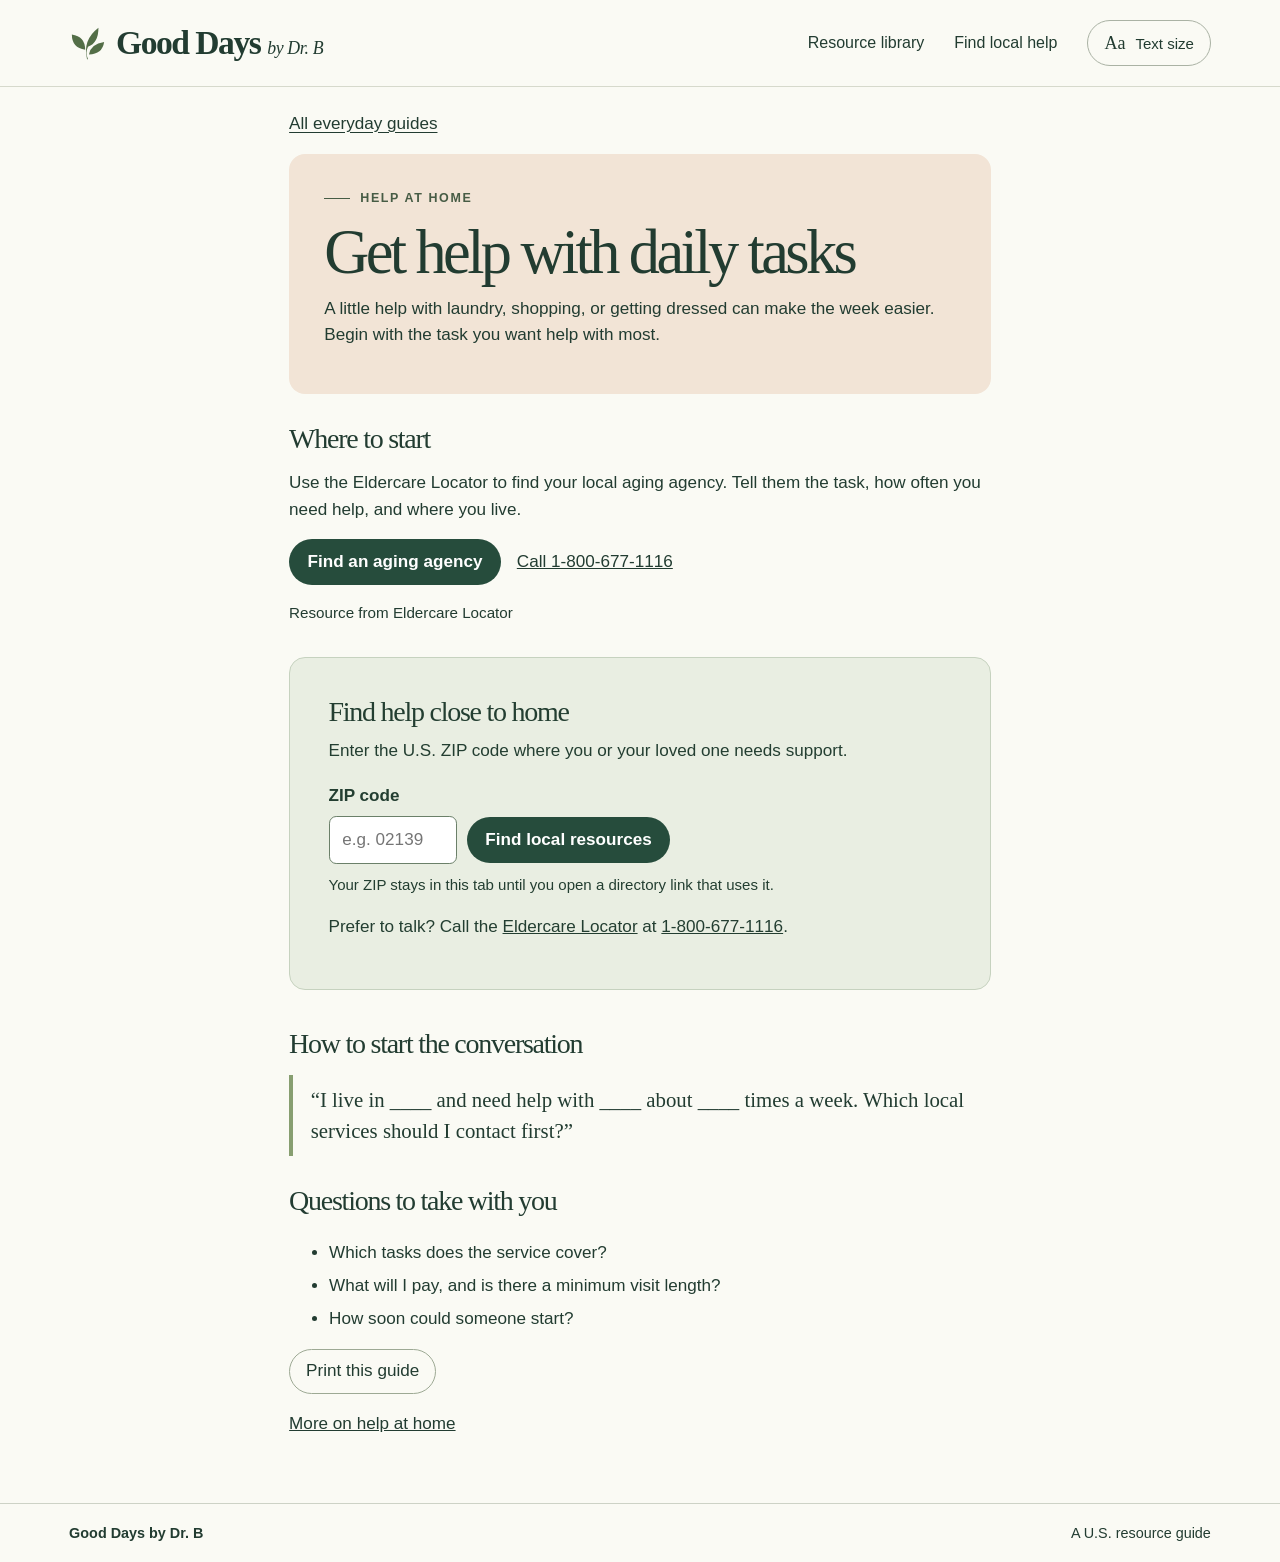
<file: help-at-home.html>
<!doctype html><html lang="en"><meta charset="utf-8"><meta name="viewport" content="width=device-width, initial-scale=1"><meta name="description" content="A little help with laundry, shopping, or getting dressed can make the week easier. Begin with the task you want help with most."><title>Get help with daily tasks — Good Days by Dr. B</title>
<style>
*{box-sizing:border-box}html{scroll-behavior:smooth}body{margin:0;color:#223c31;background:#fafaf4;font:1.07rem/1.55 "Helvetica Neue",Arial,sans-serif}a{color:inherit}a:focus-visible,button:focus-visible{outline:3px solid #a85824;outline-offset:4px}header,main,footer{max-width:1510px;margin:auto;padding-inline:5.4%}header{display:flex;align-items:center;justify-content:space-between;min-height:87px;border-bottom:1px solid #d6d9cc;gap:15px}.brand{display:flex;align-items:center;gap:9px;font:bold 2.1rem Georgia,serif;letter-spacing:-1.5px;text-decoration:none}.brand svg{height:38px;width:38px}nav{display:flex;align-items:center;gap:30px}nav a{text-decoration:none;font-size:1rem}nav a:hover,.topiclink:hover{text-decoration:underline}button{cursor:pointer;font:inherit;color:inherit}#size{border:1px solid #aab2a4;border-radius:99px;background:none;padding:8px 16px;font-size:.94rem}#size span{font-family:Georgia;margin-right:6px;font-size:1.13rem}.hero{position:relative;isolation:isolate;background:#e6ebdc;border:1px solid #cbd3be;border-radius:18px;overflow:hidden;margin-top:25px;padding:clamp(32px,4.5vw,70px);min-height:355px;display:flex;align-items:center}.hero canvas{position:absolute;right:0;bottom:0;height:100%;width:45%;z-index:-1}.hero-copy{width:60%}.kicker{font-size:.78rem;font-weight:700;letter-spacing:.13em;text-transform:uppercase;color:#475c45;display:flex;align-items:center;gap:10px}.kicker:before{content:"";height:1px;width:26px;background:currentColor}h1,h2,h3{font-family:Georgia,"Times New Roman",serif;font-weight:400}h1{font-size:clamp(3.4rem,5.9vw,6rem);letter-spacing:-.058em;line-height:.99;margin:19px 0 21px}h1 em{color:#536f48;font-weight:400}.hero p{max-width:460px;margin:0;line-height:1.55;font-size:1.13rem}.sectionhead{display:flex;justify-content:space-between;align-items:end;gap:12px;margin:36px 0 19px}h2{font-size:clamp(2rem,3vw,3rem);letter-spacing:-.045em;margin:0}.sectionhead small{font-size:.9rem;color:#566359}.cards{display:grid;grid-template-columns:repeat(4,1fr);gap:16px}.card{border:1px solid #c9cabb;border-radius:13px;padding:23px 23px 20px;background:var(--bg);text-decoration:none;display:flex;flex-direction:column;transition:transform .18s,box-shadow .18s}.card:hover{transform:translateY(-3px);box-shadow:0 6px 15px #263e2a16}.art{height:80px;width:96px;margin-bottom:10px;align-self:flex-start}.card h3{margin:0 0 8px;font-size:clamp(1.45rem,2vw,2.05rem);line-height:1.14;letter-spacing:-.045em}.card p{margin:0 0 19px;font-size:1rem;color:#394b40}.topiclink{margin-top:auto;text-decoration:underline;text-underline-offset:4px;font-size:.93rem;font-weight:600}.local{display:flex;align-items:center;justify-content:space-between;background:#233f34;color:#fffdf2;border-radius:14px;padding:28px 34px;margin:34px 0;gap:20px}.local h2{font-size:2rem}.local p{margin:4px 0 0}.pill{display:inline-block;text-decoration:none;border-radius:30px;padding:10px 19px;background:#fffdf3;color:#253f32;white-space:nowrap}footer{border-top:1px solid #cdd2c6;padding-block:18px;font-size:.9rem;display:flex;justify-content:space-between}.skip{position:absolute;left:-999px}.skip:focus{left:10px;background:white;z-index:5}dialog{color:#243e31;border:1px solid #bac2b4;background:#fafaf4;border-radius:18px;width:min(610px,94%);max-height:88dvh;padding:30px}dialog::backdrop{background:#13271dc4}dialog h2{font-size:2.25rem;margin-top:15px}dialog .close{float:right;border:1px solid #c3cabc;border-radius:40px;background:transparent;padding:6px 16px}.entry{border-top:1px solid #ccd3c5;padding:17px 0}.entry a{font-weight:650;text-underline-offset:4px}.entry p{margin:4px 0}.entry small{color:#566359}.big{font-size:119%}
@media(max-width:900px){.cards{grid-template-columns:1fr 1fr}.hero-copy{width:66%}.hero canvas{width:38%}.card h3{font-size:1.7rem}}@media(max-width:650px){header,main,footer{padding-inline:5%}header{min-height:72px}.brand{font-size:1.75rem}nav{gap:12px}nav>a{display:none}.hero{padding:26px 22px 150px;min-height:0}.hero-copy{width:100%}.hero canvas{width:60%;height:155px}.hero p{font-size:1rem}h1{font-size:3.2rem}.cards{gap:10px}.card{padding:16px}.art{width:76px;height:63px}.sectionhead{align-items:center}.local{align-items:flex-start;flex-direction:column;padding:24px}footer{gap:12px;flex-wrap:wrap}}@media(max-width:410px){.cards{grid-template-columns:1fr}.card{display:grid;grid-template-columns:65px 1fr;column-gap:16px}.art{grid-row:span 3;width:65px}.card p{margin-bottom:8px}.sectionhead small{display:none}}@media(prefers-reduced-motion:reduce){*{scroll-behavior:auto!important;transition:none!important}}
.byline{font-size:.53em;letter-spacing:-.02em;font-weight:400;white-space:nowrap}@media(max-width:410px){.brand{gap:4px;font-size:1.5rem}.brand svg{width:29px}#size{padding:7px 10px}}.portrait{position:absolute;z-index:-1;bottom:0;right:7%;width:28%;height:95%;object-fit:contain;object-position:bottom}.hero canvas{opacity:.8}@media(max-width:650px){.portrait{right:10%;width:45%;height:155px}}
.hero-action,.primary{display:inline-block;background:#264c3c;color:white;padding:.62rem 1.15rem;border-radius:99px;font-weight:600;text-decoration:none}.hero-action{margin-top:1.15rem}.primary:hover,.hero-action:hover{text-decoration:underline}.paths{margin:2rem 0}.paths h2{margin-bottom:.8rem}.path-list{display:grid;grid-template-columns:repeat(3,minmax(0,1fr));gap:.7rem}.path-list a{display:flex;align-items:center;gap:.7rem;border:1px solid #b8c4b4;background:#f3f5eb;border-radius:.7rem;padding:.85rem 1rem;text-underline-offset:.22em;font-weight:600}.path-list a:hover{background:#e6ecd9}.story{max-width:840px;padding-block:1.5rem 3rem}.back{display:inline-block;margin-bottom:1rem;text-underline-offset:.2em}.sheethead{background:var(--tint);border-radius:1rem;padding:clamp(1.2rem,4vw,2.2rem)}.sheethead h1{font-size:clamp(2.35rem,5vw,3.9rem);margin:.7rem 0;line-height:1.05}.sheethead p,.next p{margin:.6rem 0}.story h2{font-size:1.75rem;margin:1.45rem 0 .5rem}.story blockquote{border-left:4px solid #879e70;padding:.6rem 1.1rem;margin:.6rem 0;font:1.3rem/1.5 Georgia,serif}.story li{margin-block:.4rem}.contacts{display:flex;align-items:center;flex-wrap:wrap;gap:1rem;margin:1rem 0}.print{border:1px solid #9da994;border-radius:99px;padding:.5rem 1rem;background:#fafaf4}.print-url,.notes{display:none}.story .source{font-size:.95rem}.extra{margin-block:1rem}.entry .related{display:block;margin-top:8px}@media(max-width:850px){.path-list{grid-template-columns:repeat(2,minmax(0,1fr))}}@media(max-width:520px){.path-list{grid-template-columns:1fr}.story{padding-inline:5%}.hero-action{margin-bottom:8px}}@media print{html,html.big{font-size:11pt}body,.sheethead{background:white;color:black}.story{max-width:none;padding:0}.back,nav,footer,.print,.skip,.related-guide,.contacts .primary,.hero-action{display:none}.sheethead{padding:0}.sheethead h1{font-size:26pt}header{min-height:0;padding:0 0 8pt}.brand{font-size:17pt}.story h2{font-size:16pt}.print-url,.notes{display:block;overflow-wrap:anywhere}.notes p{border-bottom:1px solid #888;height:1.4em}.extra a::after{content:" (" attr(href) ")";overflow-wrap:anywhere}.contacts{margin:.4rem 0}@page{margin:16mm}}</style><link rel="stylesheet" href="local-help.css">
<a class="skip" href="#main">Skip to guide</a><header><a href="index.html" class="brand" aria-label="Good Days by Dr. B home"><svg viewBox="0 0 40 40" aria-hidden="true"><g fill="#536e47"><path d="M19 37Q14 17 31 4Q31 20 20 24Q17 30 20 37"/><path d="M17 27Q3 25 3 11Q17 13 17 27M21 32Q23 21 37 19Q35 32 21 32"/></g></svg><span>Good Days <i class=byline>by Dr. B</i></span></a><nav aria-label="Main navigation"><a href="index.html#topics">Resource library</a><a href="#local">Find local help</a><button id="size" aria-pressed="false"><span>Aa</span> Text size</button></nav></header>

 <main id="main" class="story"><a class="back" href="index.html#start">All everyday guides</a>
 <section class="sheethead" style="--tint:#f2e4d6"><div class="kicker">Help at home</div><h1>Get help with daily tasks</h1><p>A little help with laundry, shopping, or getting dressed can make the week easier. Begin with the task you want help with most.</p></section>
 <section class="next"><h2>Where to start</h2><p>Use the Eldercare Locator to find your local aging agency. Tell them the task, how often you need help, and where you live.</p><div class="contacts"><a class="primary" href="https://eldercare.acl.gov/home">Find an aging agency</a><a href="tel:+18006771116">Call 1-800-677-1116</a></div><div class="source">Resource from Eldercare Locator</div><span class="print-url">https://eldercare.acl.gov/home</span></section>
 <section id="local" class="zip-finder" data-local-finder aria-labelledby="local-title"><h2 id="local-title">Find help close to home</h2><p>Enter the U.S. ZIP code where you or your loved one needs support.</p><form novalidate><label for="local-zip">ZIP code</label><div class="zip-controls"><input id="local-zip" name="zip" type="text" inputmode="numeric" autocomplete="postal-code" placeholder="e.g. 02139" aria-describedby="zip-note zip-error"><button class="primary" type="submit">Find local resources</button><button type="button" class="zip-clear" hidden>Clear ZIP</button></div><p id="zip-error" class="zip-error" role="alert" hidden>Enter a five-digit U.S. ZIP code, including any leading zero.</p></form><p class="zip-note" id="zip-note">Your ZIP stays in this tab until you open a directory link that uses it.</p><p class="zip-status" role="status" aria-live="polite"></p><div class="zip-results" hidden><a data-community href="https://www.findhelp.org/"><strong>Find rides and help at home</strong><span>Browse Findhelp’s local listings under Transit or Care.</span></a><a data-meals href="https://www.mealsonwheelsamerica.org/find-meals-and-services/"><strong>Find meal delivery</strong><span>Look up providers with Meals on Wheels America.</span></a></div><p class="phone">Prefer to talk? Call the <a href="https://eldercare.acl.gov/home">Eldercare Locator</a> at <a href="tel:+18006771116">1-800-677-1116</a>.</p></section><section><h2>How to start the conversation</h2><blockquote>“I live in ____ and need help with ____ about ____ times a week. Which local services should I contact first?”</blockquote><h2>Questions to take with you</h2><ul><li>Which tasks does the service cover?</li><li>What will I pay, and is there a minimum visit length?</li><li>How soon could someone start?</li></ul></section>
 <button class="print" onclick="window.print()">Print this guide</button><div class="notes"><h2>My contact and next step</h2><p></p><p></p></div><p class="related-guide"><a href="index.html#home">More on help at home</a></p></main>
 <footer><b>Good Days by Dr. B</b><span>A U.S. resource guide</span></footer><script src="text-size.js"></script><script src="local-help.js"></script></html>
</file>
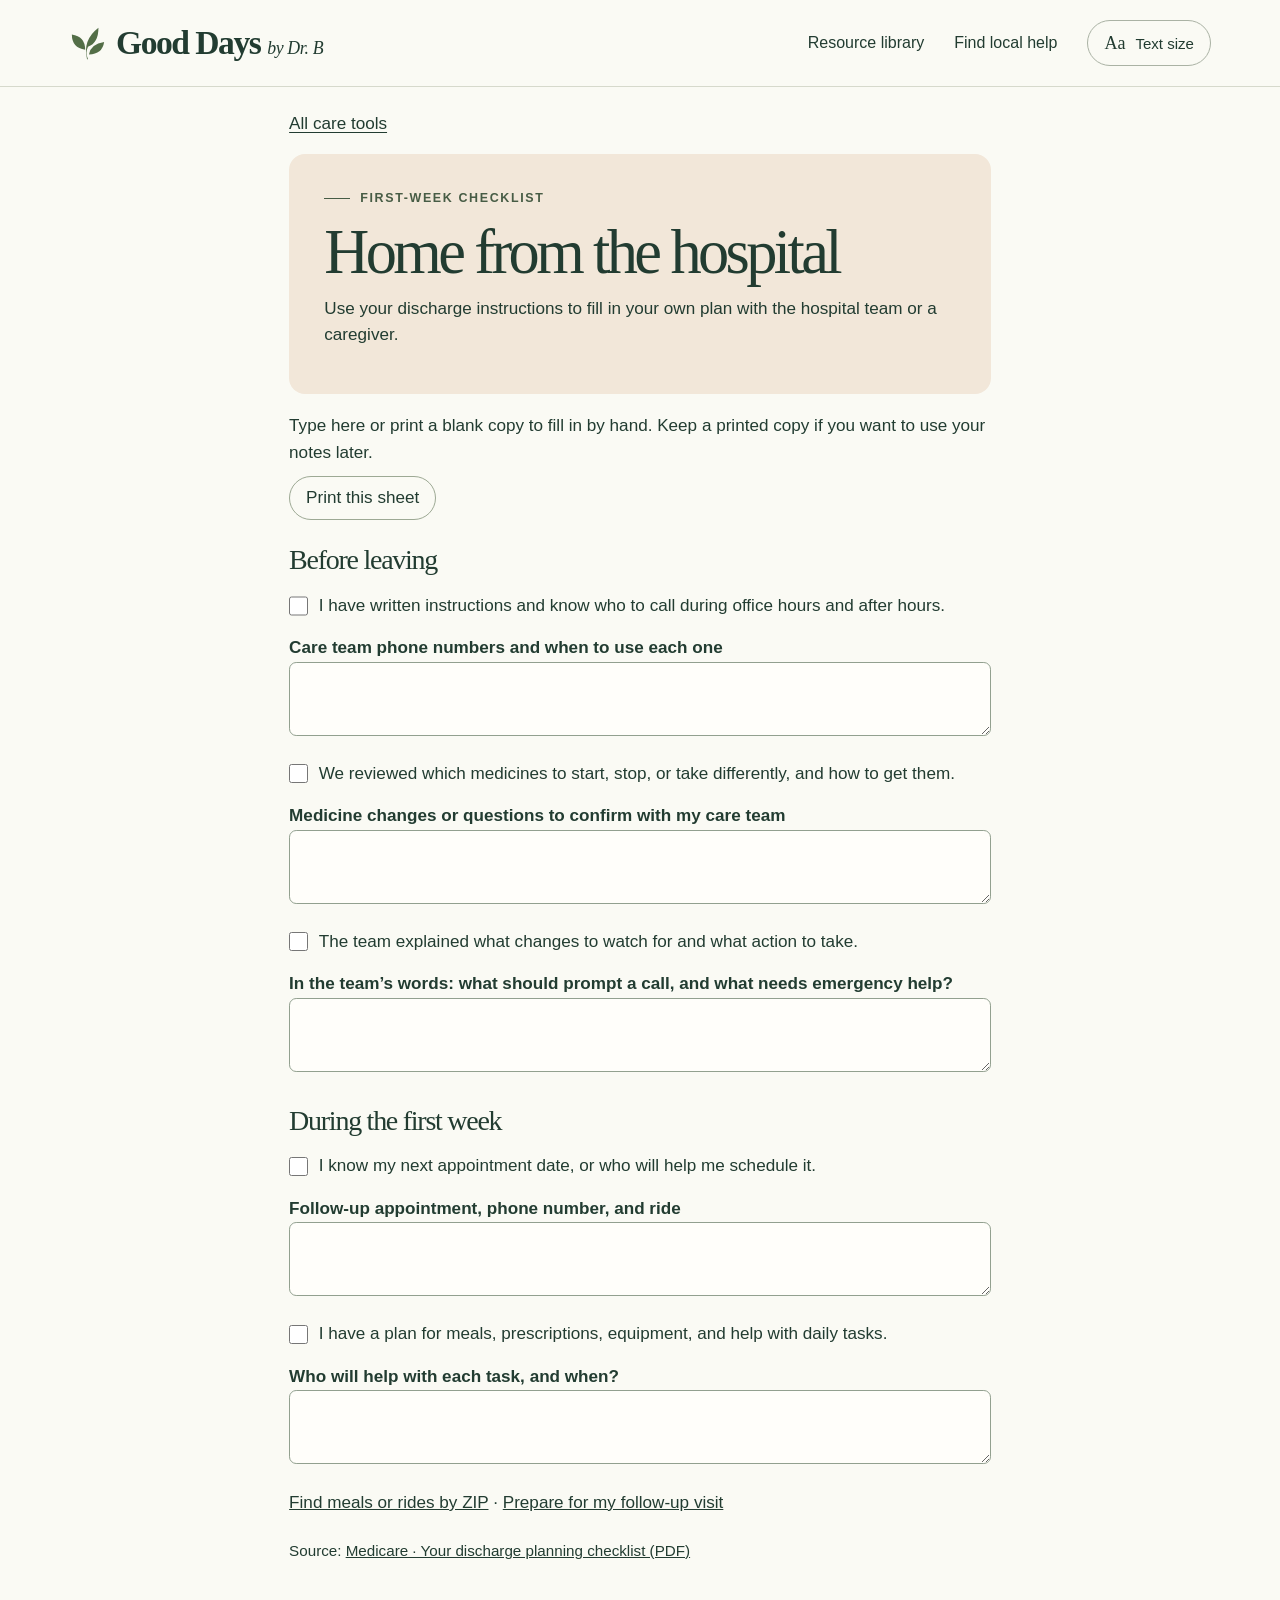
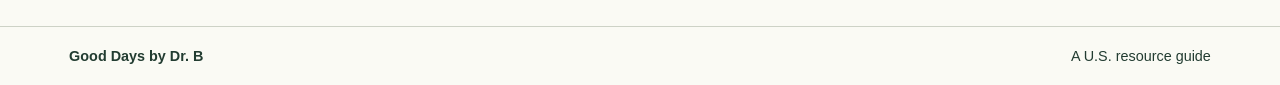
<file: home-from-hospital.html>
<!doctype html><html lang="en"><meta charset="utf-8"><meta name="viewport" content="width=device-width, initial-scale=1"><meta name="description" content="Use your discharge instructions to fill in your own plan with the hospital team or a caregiver."><title>Home from the hospital — Good Days by Dr. B</title>
<style>
*{box-sizing:border-box}html{scroll-behavior:smooth}body{margin:0;color:#223c31;background:#fafaf4;font:1.07rem/1.55 "Helvetica Neue",Arial,sans-serif}a{color:inherit}a:focus-visible,button:focus-visible{outline:3px solid #a85824;outline-offset:4px}header,main,footer{max-width:1510px;margin:auto;padding-inline:5.4%}header{display:flex;align-items:center;justify-content:space-between;min-height:87px;border-bottom:1px solid #d6d9cc;gap:15px}.brand{display:flex;align-items:center;gap:9px;font:bold 2.1rem Georgia,serif;letter-spacing:-1.5px;text-decoration:none}.brand svg{height:38px;width:38px}nav{display:flex;align-items:center;gap:30px}nav a{text-decoration:none;font-size:1rem}nav a:hover,.topiclink:hover{text-decoration:underline}button{cursor:pointer;font:inherit;color:inherit}#size{border:1px solid #aab2a4;border-radius:99px;background:none;padding:8px 16px;font-size:.94rem}#size span{font-family:Georgia;margin-right:6px;font-size:1.13rem}.hero{position:relative;isolation:isolate;background:#e6ebdc;border:1px solid #cbd3be;border-radius:18px;overflow:hidden;margin-top:25px;padding:clamp(32px,4.5vw,70px);min-height:355px;display:flex;align-items:center}.hero canvas{position:absolute;right:0;bottom:0;height:100%;width:45%;z-index:-1}.hero-copy{width:60%}.kicker{font-size:.78rem;font-weight:700;letter-spacing:.13em;text-transform:uppercase;color:#475c45;display:flex;align-items:center;gap:10px}.kicker:before{content:"";height:1px;width:26px;background:currentColor}h1,h2,h3{font-family:Georgia,"Times New Roman",serif;font-weight:400}h1{font-size:clamp(3.4rem,5.9vw,6rem);letter-spacing:-.058em;line-height:.99;margin:19px 0 21px}h1 em{color:#536f48;font-weight:400}.hero p{max-width:460px;margin:0;line-height:1.55;font-size:1.13rem}.sectionhead{display:flex;justify-content:space-between;align-items:end;gap:12px;margin:36px 0 19px}h2{font-size:clamp(2rem,3vw,3rem);letter-spacing:-.045em;margin:0}.sectionhead small{font-size:.9rem;color:#566359}.cards{display:grid;grid-template-columns:repeat(4,1fr);gap:16px}.card{border:1px solid #c9cabb;border-radius:13px;padding:23px 23px 20px;background:var(--bg);text-decoration:none;display:flex;flex-direction:column;transition:transform .18s,box-shadow .18s}.card:hover{transform:translateY(-3px);box-shadow:0 6px 15px #263e2a16}.art{height:80px;width:96px;margin-bottom:10px;align-self:flex-start}.card h3{margin:0 0 8px;font-size:clamp(1.45rem,2vw,2.05rem);line-height:1.14;letter-spacing:-.045em}.card p{margin:0 0 19px;font-size:1rem;color:#394b40}.topiclink{margin-top:auto;text-decoration:underline;text-underline-offset:4px;font-size:.93rem;font-weight:600}.local{display:flex;align-items:center;justify-content:space-between;background:#233f34;color:#fffdf2;border-radius:14px;padding:28px 34px;margin:34px 0;gap:20px}.local h2{font-size:2rem}.local p{margin:4px 0 0}.pill{display:inline-block;text-decoration:none;border-radius:30px;padding:10px 19px;background:#fffdf3;color:#253f32;white-space:nowrap}footer{border-top:1px solid #cdd2c6;padding-block:18px;font-size:.9rem;display:flex;justify-content:space-between}.skip{position:absolute;left:-999px}.skip:focus{left:10px;background:white;z-index:5}dialog{color:#243e31;border:1px solid #bac2b4;background:#fafaf4;border-radius:18px;width:min(610px,94%);max-height:88dvh;padding:30px}dialog::backdrop{background:#13271dc4}dialog h2{font-size:2.25rem;margin-top:15px}dialog .close{float:right;border:1px solid #c3cabc;border-radius:40px;background:transparent;padding:6px 16px}.entry{border-top:1px solid #ccd3c5;padding:17px 0}.entry a{font-weight:650;text-underline-offset:4px}.entry p{margin:4px 0}.entry small{color:#566359}.big{font-size:119%}
@media(max-width:900px){.cards{grid-template-columns:1fr 1fr}.hero-copy{width:66%}.hero canvas{width:38%}.card h3{font-size:1.7rem}}@media(max-width:650px){header,main,footer{padding-inline:5%}header{min-height:72px}.brand{font-size:1.75rem}nav{gap:12px}nav>a{display:none}.hero{padding:26px 22px 150px;min-height:0}.hero-copy{width:100%}.hero canvas{width:60%;height:155px}.hero p{font-size:1rem}h1{font-size:3.2rem}.cards{gap:10px}.card{padding:16px}.art{width:76px;height:63px}.sectionhead{align-items:center}.local{align-items:flex-start;flex-direction:column;padding:24px}footer{gap:12px;flex-wrap:wrap}}@media(max-width:410px){.cards{grid-template-columns:1fr}.card{display:grid;grid-template-columns:65px 1fr;column-gap:16px}.art{grid-row:span 3;width:65px}.card p{margin-bottom:8px}.sectionhead small{display:none}}@media(prefers-reduced-motion:reduce){*{scroll-behavior:auto!important;transition:none!important}}
.byline{font-size:.53em;letter-spacing:-.02em;font-weight:400;white-space:nowrap}@media(max-width:410px){.brand{gap:4px;font-size:1.5rem}.brand svg{width:29px}#size{padding:7px 10px}}.portrait{position:absolute;z-index:-1;bottom:0;right:7%;width:28%;height:95%;object-fit:contain;object-position:bottom}.hero canvas{opacity:.8}@media(max-width:650px){.portrait{right:10%;width:45%;height:155px}}
.hero-action,.primary{display:inline-block;background:#264c3c;color:white;padding:.62rem 1.15rem;border-radius:99px;font-weight:600;text-decoration:none}.hero-action{margin-top:1.15rem}.primary:hover,.hero-action:hover{text-decoration:underline}.paths{margin:2rem 0}.paths h2{margin-bottom:.8rem}.path-list{display:grid;grid-template-columns:repeat(3,minmax(0,1fr));gap:.7rem}.path-list a{display:flex;align-items:center;gap:.7rem;border:1px solid #b8c4b4;background:#f3f5eb;border-radius:.7rem;padding:.85rem 1rem;text-underline-offset:.22em;font-weight:600}.path-list a:hover{background:#e6ecd9}.story{max-width:840px;padding-block:1.5rem 3rem}.back{display:inline-block;margin-bottom:1rem;text-underline-offset:.2em}.sheethead{background:var(--tint);border-radius:1rem;padding:clamp(1.2rem,4vw,2.2rem)}.sheethead h1{font-size:clamp(2.35rem,5vw,3.9rem);margin:.7rem 0;line-height:1.05}.sheethead p,.next p{margin:.6rem 0}.story h2{font-size:1.75rem;margin:1.45rem 0 .5rem}.story blockquote{border-left:4px solid #879e70;padding:.6rem 1.1rem;margin:.6rem 0;font:1.3rem/1.5 Georgia,serif}.story li{margin-block:.4rem}.contacts{display:flex;align-items:center;flex-wrap:wrap;gap:1rem;margin:1rem 0}.print{border:1px solid #9da994;border-radius:99px;padding:.5rem 1rem;background:#fafaf4}.print-url,.notes{display:none}.story .source{font-size:.95rem}.extra{margin-block:1rem}.entry .related{display:block;margin-top:8px}@media(max-width:850px){.path-list{grid-template-columns:repeat(2,minmax(0,1fr))}}@media(max-width:520px){.path-list{grid-template-columns:1fr}.story{padding-inline:5%}.hero-action{margin-bottom:8px}}@media print{html,html.big{font-size:11pt}body,.sheethead{background:white;color:black}.story{max-width:none;padding:0}.back,nav,footer,.print,.skip,.related-guide,.contacts .primary,.hero-action{display:none}.sheethead{padding:0}.sheethead h1{font-size:26pt}header{min-height:0;padding:0 0 8pt}.brand{font-size:17pt}.story h2{font-size:16pt}.print-url,.notes{display:block;overflow-wrap:anywhere}.notes p{border-bottom:1px solid #888;height:1.4em}.extra a::after{content:" (" attr(href) ")";overflow-wrap:anywhere}.contacts{margin:.4rem 0}@page{margin:16mm}}</style><link rel="stylesheet" href="care-tools.css">
<a class="skip" href="#main">Skip to guide</a><header><a href="index.html" class="brand" aria-label="Good Days by Dr. B home"><svg viewBox="0 0 40 40" aria-hidden="true"><g fill="#536e47"><path d="M19 37Q14 17 31 4Q31 20 20 24Q17 30 20 37"/><path d="M17 27Q3 25 3 11Q17 13 17 27M21 32Q23 21 37 19Q35 32 21 32"/></g></svg><span>Good Days <i class=byline>by Dr. B</i></span></a><nav aria-label="Main navigation"><a href="index.html#topics">Resource library</a><a href="index.html#local">Find local help</a><button id="size" aria-pressed="false"><span>Aa</span> Text size</button></nav></header>

 <main id="main" class="story toolkit"><a class="back" href="index.html#care-tools">All care tools</a><section class="sheethead" style="--tint:#f2e7d9"><div class="kicker">First-week checklist</div><h1>Home from the hospital</h1><p>Use your discharge instructions to fill in your own plan with the hospital team or a caregiver.</p></section><p class="how">Type here or print a blank copy to fill in by hand. Keep a printed copy if you want to use your notes later.</p><button type="button" class="print" onclick="window.print()">Print this sheet</button><section class="group"><h2>Before leaving</h2><label class="check"><input type="checkbox"><span>I have written instructions and know who to call during office hours and after hours.</span></label><div class="write"><label for="contact">Care team phone numbers and when to use each one</label><textarea id="contact" rows="2"></textarea><div class="paper" aria-hidden="true"></div></div><label class="check"><input type="checkbox"><span>We reviewed which medicines to start, stop, or take differently, and how to get them.</span></label><div class="write"><label for="medchanges">Medicine changes or questions to confirm with my care team</label><textarea id="medchanges" rows="2"></textarea><div class="paper" aria-hidden="true"></div></div><label class="check"><input type="checkbox"><span>The team explained what changes to watch for and what action to take.</span></label><div class="write"><label for="warnings">In the team’s words: what should prompt a call, and what needs emergency help?</label><textarea id="warnings" rows="2"></textarea><div class="paper" aria-hidden="true"></div></div></section><section class="group"><h2>During the first week</h2><label class="check"><input type="checkbox"><span>I know my next appointment date, or who will help me schedule it.</span></label><div class="write"><label for="appt">Follow-up appointment, phone number, and ride</label><textarea id="appt" rows="2"></textarea><div class="paper" aria-hidden="true"></div></div><label class="check"><input type="checkbox"><span>I have a plan for meals, prescriptions, equipment, and help with daily tasks.</span></label><div class="write"><label for="support">Who will help with each task, and when?</label><textarea id="support" rows="2"></textarea><div class="paper" aria-hidden="true"></div></div></section><p class="screen-links"><a href="index.html#local">Find meals or rides by ZIP</a> · <a href="doctor-visit.html">Prepare for my follow-up visit</a></p><p class="credit">Source: <a href="https://www.medicare.gov/publications/11376-your-discharge-planning-checklist.pdf">Medicare · Your discharge planning checklist (PDF)</a></p></main><footer><b>Good Days by Dr. B</b><span>A U.S. resource guide</span></footer><script src="text-size.js"></script><script src="care-tools.js"></script></html>
</file>
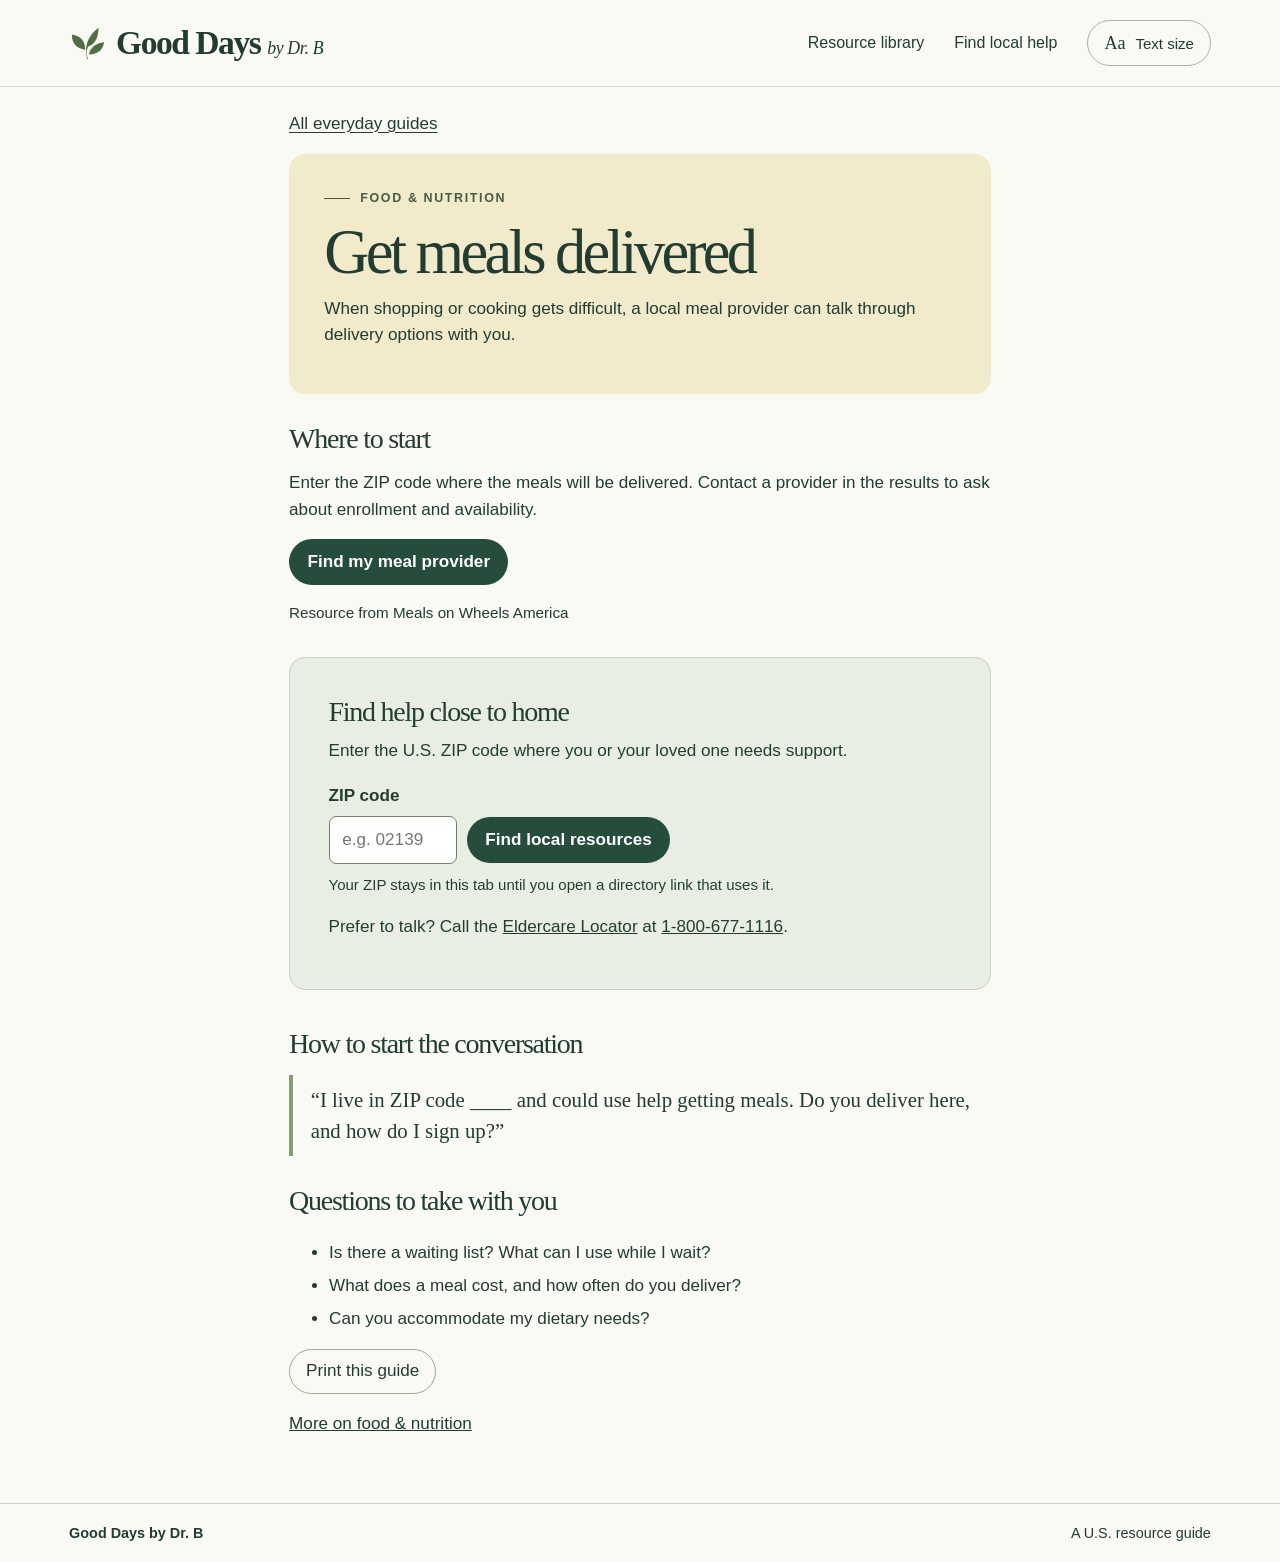
<file: meal-delivery.html>
<!doctype html><html lang="en"><meta charset="utf-8"><meta name="viewport" content="width=device-width, initial-scale=1"><meta name="description" content="When shopping or cooking gets difficult, a local meal provider can talk through delivery options with you."><title>Get meals delivered — Good Days by Dr. B</title>
<style>
*{box-sizing:border-box}html{scroll-behavior:smooth}body{margin:0;color:#223c31;background:#fafaf4;font:1.07rem/1.55 "Helvetica Neue",Arial,sans-serif}a{color:inherit}a:focus-visible,button:focus-visible{outline:3px solid #a85824;outline-offset:4px}header,main,footer{max-width:1510px;margin:auto;padding-inline:5.4%}header{display:flex;align-items:center;justify-content:space-between;min-height:87px;border-bottom:1px solid #d6d9cc;gap:15px}.brand{display:flex;align-items:center;gap:9px;font:bold 2.1rem Georgia,serif;letter-spacing:-1.5px;text-decoration:none}.brand svg{height:38px;width:38px}nav{display:flex;align-items:center;gap:30px}nav a{text-decoration:none;font-size:1rem}nav a:hover,.topiclink:hover{text-decoration:underline}button{cursor:pointer;font:inherit;color:inherit}#size{border:1px solid #aab2a4;border-radius:99px;background:none;padding:8px 16px;font-size:.94rem}#size span{font-family:Georgia;margin-right:6px;font-size:1.13rem}.hero{position:relative;isolation:isolate;background:#e6ebdc;border:1px solid #cbd3be;border-radius:18px;overflow:hidden;margin-top:25px;padding:clamp(32px,4.5vw,70px);min-height:355px;display:flex;align-items:center}.hero canvas{position:absolute;right:0;bottom:0;height:100%;width:45%;z-index:-1}.hero-copy{width:60%}.kicker{font-size:.78rem;font-weight:700;letter-spacing:.13em;text-transform:uppercase;color:#475c45;display:flex;align-items:center;gap:10px}.kicker:before{content:"";height:1px;width:26px;background:currentColor}h1,h2,h3{font-family:Georgia,"Times New Roman",serif;font-weight:400}h1{font-size:clamp(3.4rem,5.9vw,6rem);letter-spacing:-.058em;line-height:.99;margin:19px 0 21px}h1 em{color:#536f48;font-weight:400}.hero p{max-width:460px;margin:0;line-height:1.55;font-size:1.13rem}.sectionhead{display:flex;justify-content:space-between;align-items:end;gap:12px;margin:36px 0 19px}h2{font-size:clamp(2rem,3vw,3rem);letter-spacing:-.045em;margin:0}.sectionhead small{font-size:.9rem;color:#566359}.cards{display:grid;grid-template-columns:repeat(4,1fr);gap:16px}.card{border:1px solid #c9cabb;border-radius:13px;padding:23px 23px 20px;background:var(--bg);text-decoration:none;display:flex;flex-direction:column;transition:transform .18s,box-shadow .18s}.card:hover{transform:translateY(-3px);box-shadow:0 6px 15px #263e2a16}.art{height:80px;width:96px;margin-bottom:10px;align-self:flex-start}.card h3{margin:0 0 8px;font-size:clamp(1.45rem,2vw,2.05rem);line-height:1.14;letter-spacing:-.045em}.card p{margin:0 0 19px;font-size:1rem;color:#394b40}.topiclink{margin-top:auto;text-decoration:underline;text-underline-offset:4px;font-size:.93rem;font-weight:600}.local{display:flex;align-items:center;justify-content:space-between;background:#233f34;color:#fffdf2;border-radius:14px;padding:28px 34px;margin:34px 0;gap:20px}.local h2{font-size:2rem}.local p{margin:4px 0 0}.pill{display:inline-block;text-decoration:none;border-radius:30px;padding:10px 19px;background:#fffdf3;color:#253f32;white-space:nowrap}footer{border-top:1px solid #cdd2c6;padding-block:18px;font-size:.9rem;display:flex;justify-content:space-between}.skip{position:absolute;left:-999px}.skip:focus{left:10px;background:white;z-index:5}dialog{color:#243e31;border:1px solid #bac2b4;background:#fafaf4;border-radius:18px;width:min(610px,94%);max-height:88dvh;padding:30px}dialog::backdrop{background:#13271dc4}dialog h2{font-size:2.25rem;margin-top:15px}dialog .close{float:right;border:1px solid #c3cabc;border-radius:40px;background:transparent;padding:6px 16px}.entry{border-top:1px solid #ccd3c5;padding:17px 0}.entry a{font-weight:650;text-underline-offset:4px}.entry p{margin:4px 0}.entry small{color:#566359}.big{font-size:119%}
@media(max-width:900px){.cards{grid-template-columns:1fr 1fr}.hero-copy{width:66%}.hero canvas{width:38%}.card h3{font-size:1.7rem}}@media(max-width:650px){header,main,footer{padding-inline:5%}header{min-height:72px}.brand{font-size:1.75rem}nav{gap:12px}nav>a{display:none}.hero{padding:26px 22px 150px;min-height:0}.hero-copy{width:100%}.hero canvas{width:60%;height:155px}.hero p{font-size:1rem}h1{font-size:3.2rem}.cards{gap:10px}.card{padding:16px}.art{width:76px;height:63px}.sectionhead{align-items:center}.local{align-items:flex-start;flex-direction:column;padding:24px}footer{gap:12px;flex-wrap:wrap}}@media(max-width:410px){.cards{grid-template-columns:1fr}.card{display:grid;grid-template-columns:65px 1fr;column-gap:16px}.art{grid-row:span 3;width:65px}.card p{margin-bottom:8px}.sectionhead small{display:none}}@media(prefers-reduced-motion:reduce){*{scroll-behavior:auto!important;transition:none!important}}
.byline{font-size:.53em;letter-spacing:-.02em;font-weight:400;white-space:nowrap}@media(max-width:410px){.brand{gap:4px;font-size:1.5rem}.brand svg{width:29px}#size{padding:7px 10px}}.portrait{position:absolute;z-index:-1;bottom:0;right:7%;width:28%;height:95%;object-fit:contain;object-position:bottom}.hero canvas{opacity:.8}@media(max-width:650px){.portrait{right:10%;width:45%;height:155px}}
.hero-action,.primary{display:inline-block;background:#264c3c;color:white;padding:.62rem 1.15rem;border-radius:99px;font-weight:600;text-decoration:none}.hero-action{margin-top:1.15rem}.primary:hover,.hero-action:hover{text-decoration:underline}.paths{margin:2rem 0}.paths h2{margin-bottom:.8rem}.path-list{display:grid;grid-template-columns:repeat(3,minmax(0,1fr));gap:.7rem}.path-list a{display:flex;align-items:center;gap:.7rem;border:1px solid #b8c4b4;background:#f3f5eb;border-radius:.7rem;padding:.85rem 1rem;text-underline-offset:.22em;font-weight:600}.path-list a:hover{background:#e6ecd9}.story{max-width:840px;padding-block:1.5rem 3rem}.back{display:inline-block;margin-bottom:1rem;text-underline-offset:.2em}.sheethead{background:var(--tint);border-radius:1rem;padding:clamp(1.2rem,4vw,2.2rem)}.sheethead h1{font-size:clamp(2.35rem,5vw,3.9rem);margin:.7rem 0;line-height:1.05}.sheethead p,.next p{margin:.6rem 0}.story h2{font-size:1.75rem;margin:1.45rem 0 .5rem}.story blockquote{border-left:4px solid #879e70;padding:.6rem 1.1rem;margin:.6rem 0;font:1.3rem/1.5 Georgia,serif}.story li{margin-block:.4rem}.contacts{display:flex;align-items:center;flex-wrap:wrap;gap:1rem;margin:1rem 0}.print{border:1px solid #9da994;border-radius:99px;padding:.5rem 1rem;background:#fafaf4}.print-url,.notes{display:none}.story .source{font-size:.95rem}.extra{margin-block:1rem}.entry .related{display:block;margin-top:8px}@media(max-width:850px){.path-list{grid-template-columns:repeat(2,minmax(0,1fr))}}@media(max-width:520px){.path-list{grid-template-columns:1fr}.story{padding-inline:5%}.hero-action{margin-bottom:8px}}@media print{html,html.big{font-size:11pt}body,.sheethead{background:white;color:black}.story{max-width:none;padding:0}.back,nav,footer,.print,.skip,.related-guide,.contacts .primary,.hero-action{display:none}.sheethead{padding:0}.sheethead h1{font-size:26pt}header{min-height:0;padding:0 0 8pt}.brand{font-size:17pt}.story h2{font-size:16pt}.print-url,.notes{display:block;overflow-wrap:anywhere}.notes p{border-bottom:1px solid #888;height:1.4em}.extra a::after{content:" (" attr(href) ")";overflow-wrap:anywhere}.contacts{margin:.4rem 0}@page{margin:16mm}}</style><link rel="stylesheet" href="local-help.css">
<a class="skip" href="#main">Skip to guide</a><header><a href="index.html" class="brand" aria-label="Good Days by Dr. B home"><svg viewBox="0 0 40 40" aria-hidden="true"><g fill="#536e47"><path d="M19 37Q14 17 31 4Q31 20 20 24Q17 30 20 37"/><path d="M17 27Q3 25 3 11Q17 13 17 27M21 32Q23 21 37 19Q35 32 21 32"/></g></svg><span>Good Days <i class=byline>by Dr. B</i></span></a><nav aria-label="Main navigation"><a href="index.html#topics">Resource library</a><a href="#local">Find local help</a><button id="size" aria-pressed="false"><span>Aa</span> Text size</button></nav></header>

 <main id="main" class="story"><a class="back" href="index.html#start">All everyday guides</a>
 <section class="sheethead" style="--tint:#f1eacb"><div class="kicker">Food & nutrition</div><h1>Get meals delivered</h1><p>When shopping or cooking gets difficult, a local meal provider can talk through delivery options with you.</p></section>
 <section class="next"><h2>Where to start</h2><p>Enter the ZIP code where the meals will be delivered. Contact a provider in the results to ask about enrollment and availability.</p><div class="contacts"><a class="primary" href="https://www.mealsonwheelsamerica.org/find-meals-and-services/">Find my meal provider</a></div><div class="source">Resource from Meals on Wheels America</div><span class="print-url">https://www.mealsonwheelsamerica.org/find-meals-and-services/</span></section>
 <section id="local" class="zip-finder" data-local-finder aria-labelledby="local-title"><h2 id="local-title">Find help close to home</h2><p>Enter the U.S. ZIP code where you or your loved one needs support.</p><form novalidate><label for="local-zip">ZIP code</label><div class="zip-controls"><input id="local-zip" name="zip" type="text" inputmode="numeric" autocomplete="postal-code" placeholder="e.g. 02139" aria-describedby="zip-note zip-error"><button class="primary" type="submit">Find local resources</button><button type="button" class="zip-clear" hidden>Clear ZIP</button></div><p id="zip-error" class="zip-error" role="alert" hidden>Enter a five-digit U.S. ZIP code, including any leading zero.</p></form><p class="zip-note" id="zip-note">Your ZIP stays in this tab until you open a directory link that uses it.</p><p class="zip-status" role="status" aria-live="polite"></p><div class="zip-results" hidden><a data-meals href="https://www.mealsonwheelsamerica.org/find-meals-and-services/"><strong>Find meal delivery</strong><span>Look up providers with Meals on Wheels America.</span></a><a data-community href="https://www.findhelp.org/"><strong>Find rides and help at home</strong><span>Browse Findhelp’s local listings under Transit or Care.</span></a></div><p class="phone">Prefer to talk? Call the <a href="https://eldercare.acl.gov/home">Eldercare Locator</a> at <a href="tel:+18006771116">1-800-677-1116</a>.</p></section><section><h2>How to start the conversation</h2><blockquote>“I live in ZIP code ____ and could use help getting meals. Do you deliver here, and how do I sign up?”</blockquote><h2>Questions to take with you</h2><ul><li>Is there a waiting list? What can I use while I wait?</li><li>What does a meal cost, and how often do you deliver?</li><li>Can you accommodate my dietary needs?</li></ul></section>
 <button class="print" onclick="window.print()">Print this guide</button><div class="notes"><h2>My contact and next step</h2><p></p><p></p></div><p class="related-guide"><a href="index.html#food">More on food & nutrition</a></p></main>
 <footer><b>Good Days by Dr. B</b><span>A U.S. resource guide</span></footer><script src="text-size.js"></script><script src="local-help.js"></script></html>
</file>
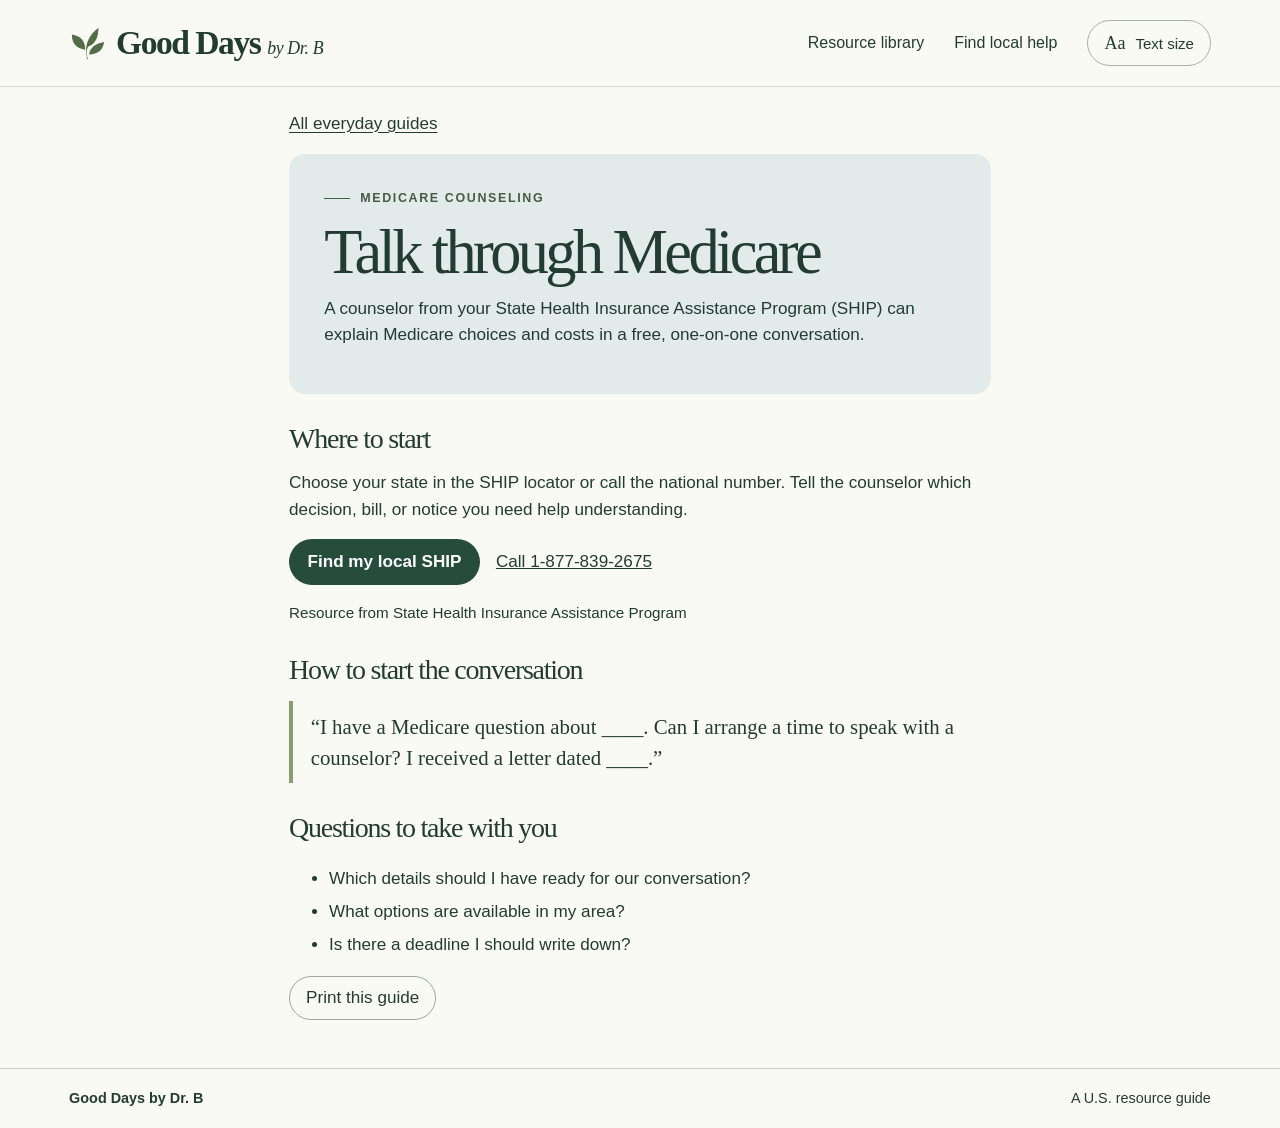
<file: medicare-help.html>
<!doctype html><html lang="en"><meta charset="utf-8"><meta name="viewport" content="width=device-width, initial-scale=1"><meta name="description" content="A counselor from your State Health Insurance Assistance Program (SHIP) can explain Medicare choices and costs in a free, one-on-one conversation."><title>Talk through Medicare — Good Days by Dr. B</title>
<style>
*{box-sizing:border-box}html{scroll-behavior:smooth}body{margin:0;color:#223c31;background:#fafaf4;font:1.07rem/1.55 "Helvetica Neue",Arial,sans-serif}a{color:inherit}a:focus-visible,button:focus-visible{outline:3px solid #a85824;outline-offset:4px}header,main,footer{max-width:1510px;margin:auto;padding-inline:5.4%}header{display:flex;align-items:center;justify-content:space-between;min-height:87px;border-bottom:1px solid #d6d9cc;gap:15px}.brand{display:flex;align-items:center;gap:9px;font:bold 2.1rem Georgia,serif;letter-spacing:-1.5px;text-decoration:none}.brand svg{height:38px;width:38px}nav{display:flex;align-items:center;gap:30px}nav a{text-decoration:none;font-size:1rem}nav a:hover,.topiclink:hover{text-decoration:underline}button{cursor:pointer;font:inherit;color:inherit}#size{border:1px solid #aab2a4;border-radius:99px;background:none;padding:8px 16px;font-size:.94rem}#size span{font-family:Georgia;margin-right:6px;font-size:1.13rem}.hero{position:relative;isolation:isolate;background:#e6ebdc;border:1px solid #cbd3be;border-radius:18px;overflow:hidden;margin-top:25px;padding:clamp(32px,4.5vw,70px);min-height:355px;display:flex;align-items:center}.hero canvas{position:absolute;right:0;bottom:0;height:100%;width:45%;z-index:-1}.hero-copy{width:60%}.kicker{font-size:.78rem;font-weight:700;letter-spacing:.13em;text-transform:uppercase;color:#475c45;display:flex;align-items:center;gap:10px}.kicker:before{content:"";height:1px;width:26px;background:currentColor}h1,h2,h3{font-family:Georgia,"Times New Roman",serif;font-weight:400}h1{font-size:clamp(3.4rem,5.9vw,6rem);letter-spacing:-.058em;line-height:.99;margin:19px 0 21px}h1 em{color:#536f48;font-weight:400}.hero p{max-width:460px;margin:0;line-height:1.55;font-size:1.13rem}.sectionhead{display:flex;justify-content:space-between;align-items:end;gap:12px;margin:36px 0 19px}h2{font-size:clamp(2rem,3vw,3rem);letter-spacing:-.045em;margin:0}.sectionhead small{font-size:.9rem;color:#566359}.cards{display:grid;grid-template-columns:repeat(4,1fr);gap:16px}.card{border:1px solid #c9cabb;border-radius:13px;padding:23px 23px 20px;background:var(--bg);text-decoration:none;display:flex;flex-direction:column;transition:transform .18s,box-shadow .18s}.card:hover{transform:translateY(-3px);box-shadow:0 6px 15px #263e2a16}.art{height:80px;width:96px;margin-bottom:10px;align-self:flex-start}.card h3{margin:0 0 8px;font-size:clamp(1.45rem,2vw,2.05rem);line-height:1.14;letter-spacing:-.045em}.card p{margin:0 0 19px;font-size:1rem;color:#394b40}.topiclink{margin-top:auto;text-decoration:underline;text-underline-offset:4px;font-size:.93rem;font-weight:600}.local{display:flex;align-items:center;justify-content:space-between;background:#233f34;color:#fffdf2;border-radius:14px;padding:28px 34px;margin:34px 0;gap:20px}.local h2{font-size:2rem}.local p{margin:4px 0 0}.pill{display:inline-block;text-decoration:none;border-radius:30px;padding:10px 19px;background:#fffdf3;color:#253f32;white-space:nowrap}footer{border-top:1px solid #cdd2c6;padding-block:18px;font-size:.9rem;display:flex;justify-content:space-between}.skip{position:absolute;left:-999px}.skip:focus{left:10px;background:white;z-index:5}dialog{color:#243e31;border:1px solid #bac2b4;background:#fafaf4;border-radius:18px;width:min(610px,94%);max-height:88dvh;padding:30px}dialog::backdrop{background:#13271dc4}dialog h2{font-size:2.25rem;margin-top:15px}dialog .close{float:right;border:1px solid #c3cabc;border-radius:40px;background:transparent;padding:6px 16px}.entry{border-top:1px solid #ccd3c5;padding:17px 0}.entry a{font-weight:650;text-underline-offset:4px}.entry p{margin:4px 0}.entry small{color:#566359}.big{font-size:119%}
@media(max-width:900px){.cards{grid-template-columns:1fr 1fr}.hero-copy{width:66%}.hero canvas{width:38%}.card h3{font-size:1.7rem}}@media(max-width:650px){header,main,footer{padding-inline:5%}header{min-height:72px}.brand{font-size:1.75rem}nav{gap:12px}nav>a{display:none}.hero{padding:26px 22px 150px;min-height:0}.hero-copy{width:100%}.hero canvas{width:60%;height:155px}.hero p{font-size:1rem}h1{font-size:3.2rem}.cards{gap:10px}.card{padding:16px}.art{width:76px;height:63px}.sectionhead{align-items:center}.local{align-items:flex-start;flex-direction:column;padding:24px}footer{gap:12px;flex-wrap:wrap}}@media(max-width:410px){.cards{grid-template-columns:1fr}.card{display:grid;grid-template-columns:65px 1fr;column-gap:16px}.art{grid-row:span 3;width:65px}.card p{margin-bottom:8px}.sectionhead small{display:none}}@media(prefers-reduced-motion:reduce){*{scroll-behavior:auto!important;transition:none!important}}
.byline{font-size:.53em;letter-spacing:-.02em;font-weight:400;white-space:nowrap}@media(max-width:410px){.brand{gap:4px;font-size:1.5rem}.brand svg{width:29px}#size{padding:7px 10px}}.portrait{position:absolute;z-index:-1;bottom:0;right:7%;width:28%;height:95%;object-fit:contain;object-position:bottom}.hero canvas{opacity:.8}@media(max-width:650px){.portrait{right:10%;width:45%;height:155px}}
.hero-action,.primary{display:inline-block;background:#264c3c;color:white;padding:.62rem 1.15rem;border-radius:99px;font-weight:600;text-decoration:none}.hero-action{margin-top:1.15rem}.primary:hover,.hero-action:hover{text-decoration:underline}.paths{margin:2rem 0}.paths h2{margin-bottom:.8rem}.path-list{display:grid;grid-template-columns:repeat(3,minmax(0,1fr));gap:.7rem}.path-list a{display:flex;align-items:center;gap:.7rem;border:1px solid #b8c4b4;background:#f3f5eb;border-radius:.7rem;padding:.85rem 1rem;text-underline-offset:.22em;font-weight:600}.path-list a:hover{background:#e6ecd9}.story{max-width:840px;padding-block:1.5rem 3rem}.back{display:inline-block;margin-bottom:1rem;text-underline-offset:.2em}.sheethead{background:var(--tint);border-radius:1rem;padding:clamp(1.2rem,4vw,2.2rem)}.sheethead h1{font-size:clamp(2.35rem,5vw,3.9rem);margin:.7rem 0;line-height:1.05}.sheethead p,.next p{margin:.6rem 0}.story h2{font-size:1.75rem;margin:1.45rem 0 .5rem}.story blockquote{border-left:4px solid #879e70;padding:.6rem 1.1rem;margin:.6rem 0;font:1.3rem/1.5 Georgia,serif}.story li{margin-block:.4rem}.contacts{display:flex;align-items:center;flex-wrap:wrap;gap:1rem;margin:1rem 0}.print{border:1px solid #9da994;border-radius:99px;padding:.5rem 1rem;background:#fafaf4}.print-url,.notes{display:none}.story .source{font-size:.95rem}.extra{margin-block:1rem}.entry .related{display:block;margin-top:8px}@media(max-width:850px){.path-list{grid-template-columns:repeat(2,minmax(0,1fr))}}@media(max-width:520px){.path-list{grid-template-columns:1fr}.story{padding-inline:5%}.hero-action{margin-bottom:8px}}@media print{html,html.big{font-size:11pt}body,.sheethead{background:white;color:black}.story{max-width:none;padding:0}.back,nav,footer,.print,.skip,.related-guide,.contacts .primary,.hero-action{display:none}.sheethead{padding:0}.sheethead h1{font-size:26pt}header{min-height:0;padding:0 0 8pt}.brand{font-size:17pt}.story h2{font-size:16pt}.print-url,.notes{display:block;overflow-wrap:anywhere}.notes p{border-bottom:1px solid #888;height:1.4em}.extra a::after{content:" (" attr(href) ")";overflow-wrap:anywhere}.contacts{margin:.4rem 0}@page{margin:16mm}}</style>
<a class="skip" href="#main">Skip to guide</a><header><a href="index.html" class="brand" aria-label="Good Days by Dr. B home"><svg viewBox="0 0 40 40" aria-hidden="true"><g fill="#536e47"><path d="M19 37Q14 17 31 4Q31 20 20 24Q17 30 20 37"/><path d="M17 27Q3 25 3 11Q17 13 17 27M21 32Q23 21 37 19Q35 32 21 32"/></g></svg><span>Good Days <i class=byline>by Dr. B</i></span></a><nav aria-label="Main navigation"><a href="index.html#topics">Resource library</a><a href="index.html#local">Find local help</a><button id="size" aria-pressed="false"><span>Aa</span> Text size</button></nav></header>

 <main id="main" class="story"><a class="back" href="index.html#start">All everyday guides</a>
 <section class="sheethead" style="--tint:#e2eaea"><div class="kicker">Medicare counseling</div><h1>Talk through Medicare</h1><p>A counselor from your State Health Insurance Assistance Program (SHIP) can explain Medicare choices and costs in a free, one-on-one conversation.</p></section>
 <section class="next"><h2>Where to start</h2><p>Choose your state in the SHIP locator or call the national number. Tell the counselor which decision, bill, or notice you need help understanding.</p><div class="contacts"><a class="primary" href="https://www.shiphelp.org/what-we-do/">Find my local SHIP</a><a href="tel:+18778392675">Call 1-877-839-2675</a></div><div class="source">Resource from State Health Insurance Assistance Program</div><span class="print-url">https://www.shiphelp.org/what-we-do/</span></section>
 <section><h2>How to start the conversation</h2><blockquote>“I have a Medicare question about ____. Can I arrange a time to speak with a counselor? I received a letter dated ____.”</blockquote><h2>Questions to take with you</h2><ul><li>Which details should I have ready for our conversation?</li><li>What options are available in my area?</li><li>Is there a deadline I should write down?</li></ul></section>
 <button class="print" onclick="window.print()">Print this guide</button><div class="notes"><h2>My contact and next step</h2><p></p><p></p></div></main>
 <footer><b>Good Days by Dr. B</b><span>A U.S. resource guide</span></footer><script src="text-size.js"></script></html>
</file>
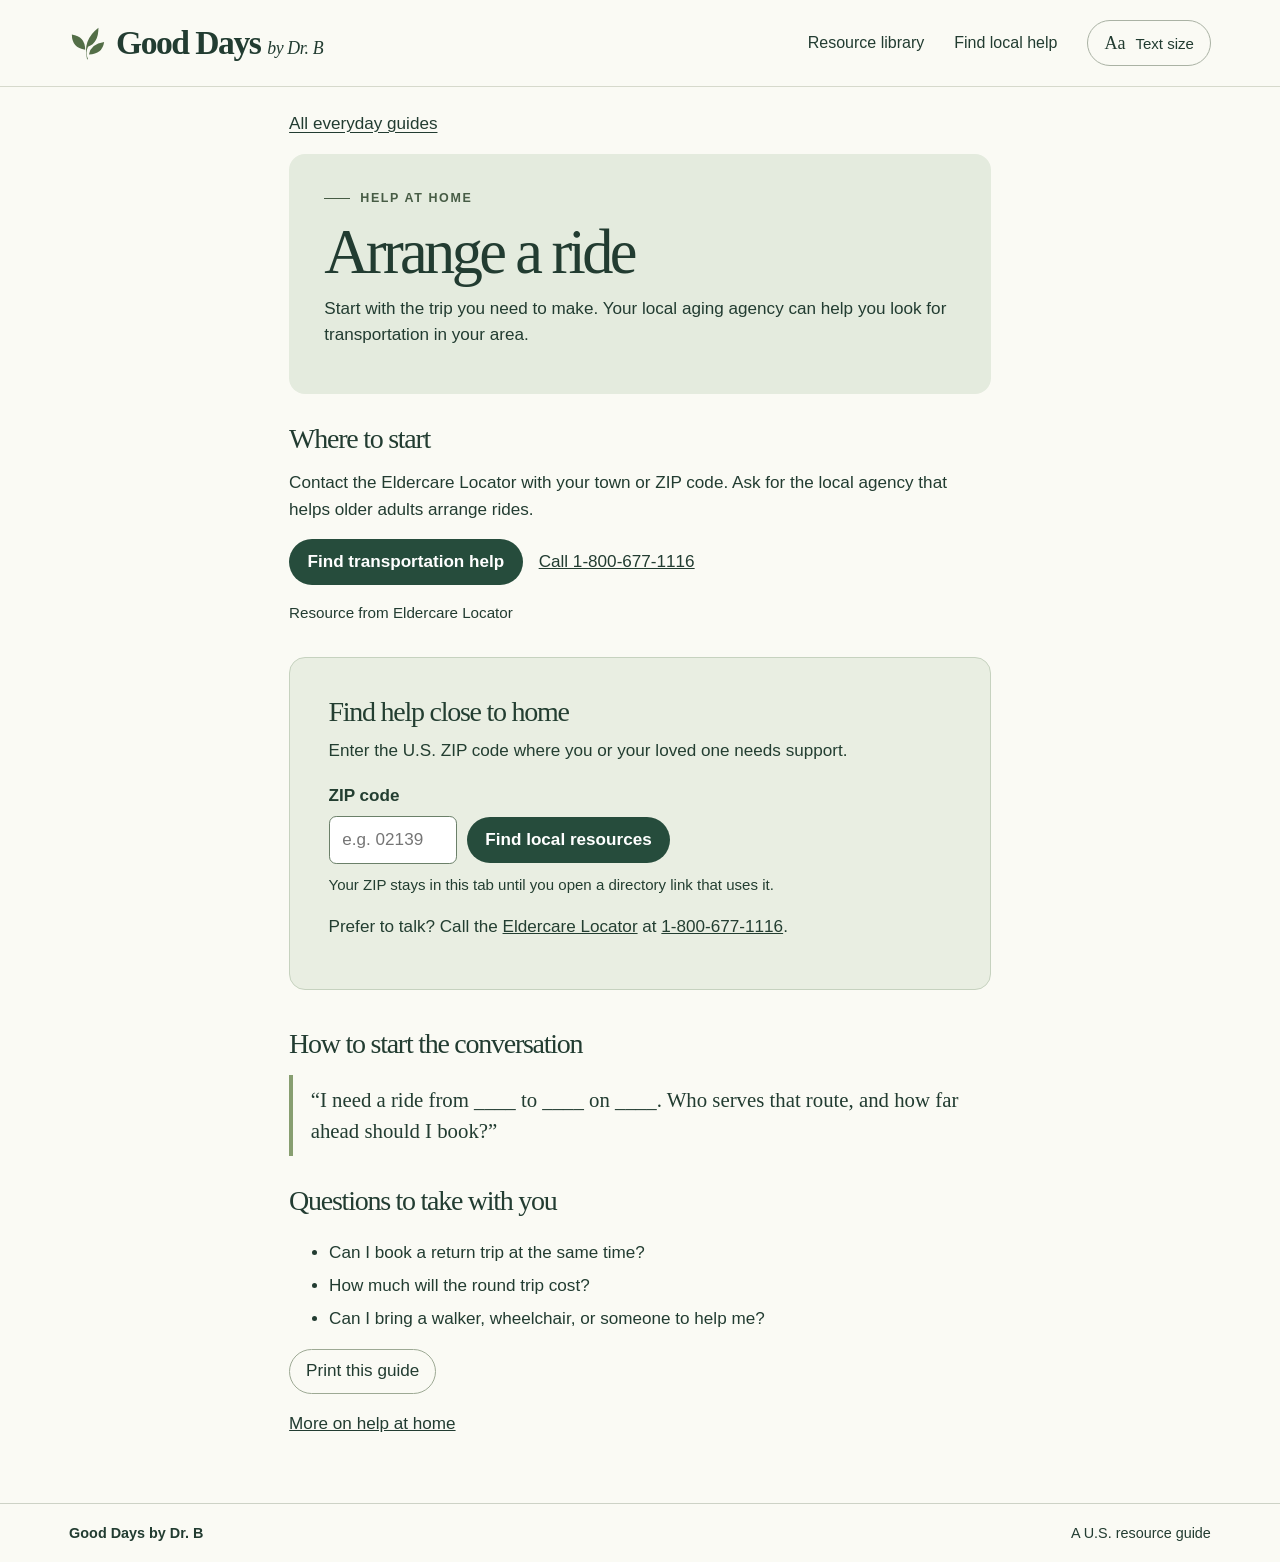
<file: rides.html>
<!doctype html><html lang="en"><meta charset="utf-8"><meta name="viewport" content="width=device-width, initial-scale=1"><meta name="description" content="Start with the trip you need to make. Your local aging agency can help you look for transportation in your area."><title>Arrange a ride — Good Days by Dr. B</title>
<style>
*{box-sizing:border-box}html{scroll-behavior:smooth}body{margin:0;color:#223c31;background:#fafaf4;font:1.07rem/1.55 "Helvetica Neue",Arial,sans-serif}a{color:inherit}a:focus-visible,button:focus-visible{outline:3px solid #a85824;outline-offset:4px}header,main,footer{max-width:1510px;margin:auto;padding-inline:5.4%}header{display:flex;align-items:center;justify-content:space-between;min-height:87px;border-bottom:1px solid #d6d9cc;gap:15px}.brand{display:flex;align-items:center;gap:9px;font:bold 2.1rem Georgia,serif;letter-spacing:-1.5px;text-decoration:none}.brand svg{height:38px;width:38px}nav{display:flex;align-items:center;gap:30px}nav a{text-decoration:none;font-size:1rem}nav a:hover,.topiclink:hover{text-decoration:underline}button{cursor:pointer;font:inherit;color:inherit}#size{border:1px solid #aab2a4;border-radius:99px;background:none;padding:8px 16px;font-size:.94rem}#size span{font-family:Georgia;margin-right:6px;font-size:1.13rem}.hero{position:relative;isolation:isolate;background:#e6ebdc;border:1px solid #cbd3be;border-radius:18px;overflow:hidden;margin-top:25px;padding:clamp(32px,4.5vw,70px);min-height:355px;display:flex;align-items:center}.hero canvas{position:absolute;right:0;bottom:0;height:100%;width:45%;z-index:-1}.hero-copy{width:60%}.kicker{font-size:.78rem;font-weight:700;letter-spacing:.13em;text-transform:uppercase;color:#475c45;display:flex;align-items:center;gap:10px}.kicker:before{content:"";height:1px;width:26px;background:currentColor}h1,h2,h3{font-family:Georgia,"Times New Roman",serif;font-weight:400}h1{font-size:clamp(3.4rem,5.9vw,6rem);letter-spacing:-.058em;line-height:.99;margin:19px 0 21px}h1 em{color:#536f48;font-weight:400}.hero p{max-width:460px;margin:0;line-height:1.55;font-size:1.13rem}.sectionhead{display:flex;justify-content:space-between;align-items:end;gap:12px;margin:36px 0 19px}h2{font-size:clamp(2rem,3vw,3rem);letter-spacing:-.045em;margin:0}.sectionhead small{font-size:.9rem;color:#566359}.cards{display:grid;grid-template-columns:repeat(4,1fr);gap:16px}.card{border:1px solid #c9cabb;border-radius:13px;padding:23px 23px 20px;background:var(--bg);text-decoration:none;display:flex;flex-direction:column;transition:transform .18s,box-shadow .18s}.card:hover{transform:translateY(-3px);box-shadow:0 6px 15px #263e2a16}.art{height:80px;width:96px;margin-bottom:10px;align-self:flex-start}.card h3{margin:0 0 8px;font-size:clamp(1.45rem,2vw,2.05rem);line-height:1.14;letter-spacing:-.045em}.card p{margin:0 0 19px;font-size:1rem;color:#394b40}.topiclink{margin-top:auto;text-decoration:underline;text-underline-offset:4px;font-size:.93rem;font-weight:600}.local{display:flex;align-items:center;justify-content:space-between;background:#233f34;color:#fffdf2;border-radius:14px;padding:28px 34px;margin:34px 0;gap:20px}.local h2{font-size:2rem}.local p{margin:4px 0 0}.pill{display:inline-block;text-decoration:none;border-radius:30px;padding:10px 19px;background:#fffdf3;color:#253f32;white-space:nowrap}footer{border-top:1px solid #cdd2c6;padding-block:18px;font-size:.9rem;display:flex;justify-content:space-between}.skip{position:absolute;left:-999px}.skip:focus{left:10px;background:white;z-index:5}dialog{color:#243e31;border:1px solid #bac2b4;background:#fafaf4;border-radius:18px;width:min(610px,94%);max-height:88dvh;padding:30px}dialog::backdrop{background:#13271dc4}dialog h2{font-size:2.25rem;margin-top:15px}dialog .close{float:right;border:1px solid #c3cabc;border-radius:40px;background:transparent;padding:6px 16px}.entry{border-top:1px solid #ccd3c5;padding:17px 0}.entry a{font-weight:650;text-underline-offset:4px}.entry p{margin:4px 0}.entry small{color:#566359}.big{font-size:119%}
@media(max-width:900px){.cards{grid-template-columns:1fr 1fr}.hero-copy{width:66%}.hero canvas{width:38%}.card h3{font-size:1.7rem}}@media(max-width:650px){header,main,footer{padding-inline:5%}header{min-height:72px}.brand{font-size:1.75rem}nav{gap:12px}nav>a{display:none}.hero{padding:26px 22px 150px;min-height:0}.hero-copy{width:100%}.hero canvas{width:60%;height:155px}.hero p{font-size:1rem}h1{font-size:3.2rem}.cards{gap:10px}.card{padding:16px}.art{width:76px;height:63px}.sectionhead{align-items:center}.local{align-items:flex-start;flex-direction:column;padding:24px}footer{gap:12px;flex-wrap:wrap}}@media(max-width:410px){.cards{grid-template-columns:1fr}.card{display:grid;grid-template-columns:65px 1fr;column-gap:16px}.art{grid-row:span 3;width:65px}.card p{margin-bottom:8px}.sectionhead small{display:none}}@media(prefers-reduced-motion:reduce){*{scroll-behavior:auto!important;transition:none!important}}
.byline{font-size:.53em;letter-spacing:-.02em;font-weight:400;white-space:nowrap}@media(max-width:410px){.brand{gap:4px;font-size:1.5rem}.brand svg{width:29px}#size{padding:7px 10px}}.portrait{position:absolute;z-index:-1;bottom:0;right:7%;width:28%;height:95%;object-fit:contain;object-position:bottom}.hero canvas{opacity:.8}@media(max-width:650px){.portrait{right:10%;width:45%;height:155px}}
.hero-action,.primary{display:inline-block;background:#264c3c;color:white;padding:.62rem 1.15rem;border-radius:99px;font-weight:600;text-decoration:none}.hero-action{margin-top:1.15rem}.primary:hover,.hero-action:hover{text-decoration:underline}.paths{margin:2rem 0}.paths h2{margin-bottom:.8rem}.path-list{display:grid;grid-template-columns:repeat(3,minmax(0,1fr));gap:.7rem}.path-list a{display:flex;align-items:center;gap:.7rem;border:1px solid #b8c4b4;background:#f3f5eb;border-radius:.7rem;padding:.85rem 1rem;text-underline-offset:.22em;font-weight:600}.path-list a:hover{background:#e6ecd9}.story{max-width:840px;padding-block:1.5rem 3rem}.back{display:inline-block;margin-bottom:1rem;text-underline-offset:.2em}.sheethead{background:var(--tint);border-radius:1rem;padding:clamp(1.2rem,4vw,2.2rem)}.sheethead h1{font-size:clamp(2.35rem,5vw,3.9rem);margin:.7rem 0;line-height:1.05}.sheethead p,.next p{margin:.6rem 0}.story h2{font-size:1.75rem;margin:1.45rem 0 .5rem}.story blockquote{border-left:4px solid #879e70;padding:.6rem 1.1rem;margin:.6rem 0;font:1.3rem/1.5 Georgia,serif}.story li{margin-block:.4rem}.contacts{display:flex;align-items:center;flex-wrap:wrap;gap:1rem;margin:1rem 0}.print{border:1px solid #9da994;border-radius:99px;padding:.5rem 1rem;background:#fafaf4}.print-url,.notes{display:none}.story .source{font-size:.95rem}.extra{margin-block:1rem}.entry .related{display:block;margin-top:8px}@media(max-width:850px){.path-list{grid-template-columns:repeat(2,minmax(0,1fr))}}@media(max-width:520px){.path-list{grid-template-columns:1fr}.story{padding-inline:5%}.hero-action{margin-bottom:8px}}@media print{html,html.big{font-size:11pt}body,.sheethead{background:white;color:black}.story{max-width:none;padding:0}.back,nav,footer,.print,.skip,.related-guide,.contacts .primary,.hero-action{display:none}.sheethead{padding:0}.sheethead h1{font-size:26pt}header{min-height:0;padding:0 0 8pt}.brand{font-size:17pt}.story h2{font-size:16pt}.print-url,.notes{display:block;overflow-wrap:anywhere}.notes p{border-bottom:1px solid #888;height:1.4em}.extra a::after{content:" (" attr(href) ")";overflow-wrap:anywhere}.contacts{margin:.4rem 0}@page{margin:16mm}}</style><link rel="stylesheet" href="local-help.css">
<a class="skip" href="#main">Skip to guide</a><header><a href="index.html" class="brand" aria-label="Good Days by Dr. B home"><svg viewBox="0 0 40 40" aria-hidden="true"><g fill="#536e47"><path d="M19 37Q14 17 31 4Q31 20 20 24Q17 30 20 37"/><path d="M17 27Q3 25 3 11Q17 13 17 27M21 32Q23 21 37 19Q35 32 21 32"/></g></svg><span>Good Days <i class=byline>by Dr. B</i></span></a><nav aria-label="Main navigation"><a href="index.html#topics">Resource library</a><a href="#local">Find local help</a><button id="size" aria-pressed="false"><span>Aa</span> Text size</button></nav></header>

 <main id="main" class="story"><a class="back" href="index.html#start">All everyday guides</a>
 <section class="sheethead" style="--tint:#e4ebde"><div class="kicker">Help at home</div><h1>Arrange a ride</h1><p>Start with the trip you need to make. Your local aging agency can help you look for transportation in your area.</p></section>
 <section class="next"><h2>Where to start</h2><p>Contact the Eldercare Locator with your town or ZIP code. Ask for the local agency that helps older adults arrange rides.</p><div class="contacts"><a class="primary" href="https://eldercare.acl.gov/home">Find transportation help</a><a href="tel:+18006771116">Call 1-800-677-1116</a></div><div class="source">Resource from Eldercare Locator</div><span class="print-url">https://eldercare.acl.gov/home</span></section>
 <section id="local" class="zip-finder" data-local-finder aria-labelledby="local-title"><h2 id="local-title">Find help close to home</h2><p>Enter the U.S. ZIP code where you or your loved one needs support.</p><form novalidate><label for="local-zip">ZIP code</label><div class="zip-controls"><input id="local-zip" name="zip" type="text" inputmode="numeric" autocomplete="postal-code" placeholder="e.g. 02139" aria-describedby="zip-note zip-error"><button class="primary" type="submit">Find local resources</button><button type="button" class="zip-clear" hidden>Clear ZIP</button></div><p id="zip-error" class="zip-error" role="alert" hidden>Enter a five-digit U.S. ZIP code, including any leading zero.</p></form><p class="zip-note" id="zip-note">Your ZIP stays in this tab until you open a directory link that uses it.</p><p class="zip-status" role="status" aria-live="polite"></p><div class="zip-results" hidden><a data-community href="https://www.findhelp.org/"><strong>Find rides and help at home</strong><span>Browse Findhelp’s local listings under Transit or Care.</span></a><a data-meals href="https://www.mealsonwheelsamerica.org/find-meals-and-services/"><strong>Find meal delivery</strong><span>Look up providers with Meals on Wheels America.</span></a></div><p class="phone">Prefer to talk? Call the <a href="https://eldercare.acl.gov/home">Eldercare Locator</a> at <a href="tel:+18006771116">1-800-677-1116</a>.</p></section><section><h2>How to start the conversation</h2><blockquote>“I need a ride from ____ to ____ on ____. Who serves that route, and how far ahead should I book?”</blockquote><h2>Questions to take with you</h2><ul><li>Can I book a return trip at the same time?</li><li>How much will the round trip cost?</li><li>Can I bring a walker, wheelchair, or someone to help me?</li></ul></section>
 <button class="print" onclick="window.print()">Print this guide</button><div class="notes"><h2>My contact and next step</h2><p></p><p></p></div><p class="related-guide"><a href="index.html#home">More on help at home</a></p></main>
 <footer><b>Good Days by Dr. B</b><span>A U.S. resource guide</span></footer><script src="text-size.js"></script><script src="local-help.js"></script></html>
</file>
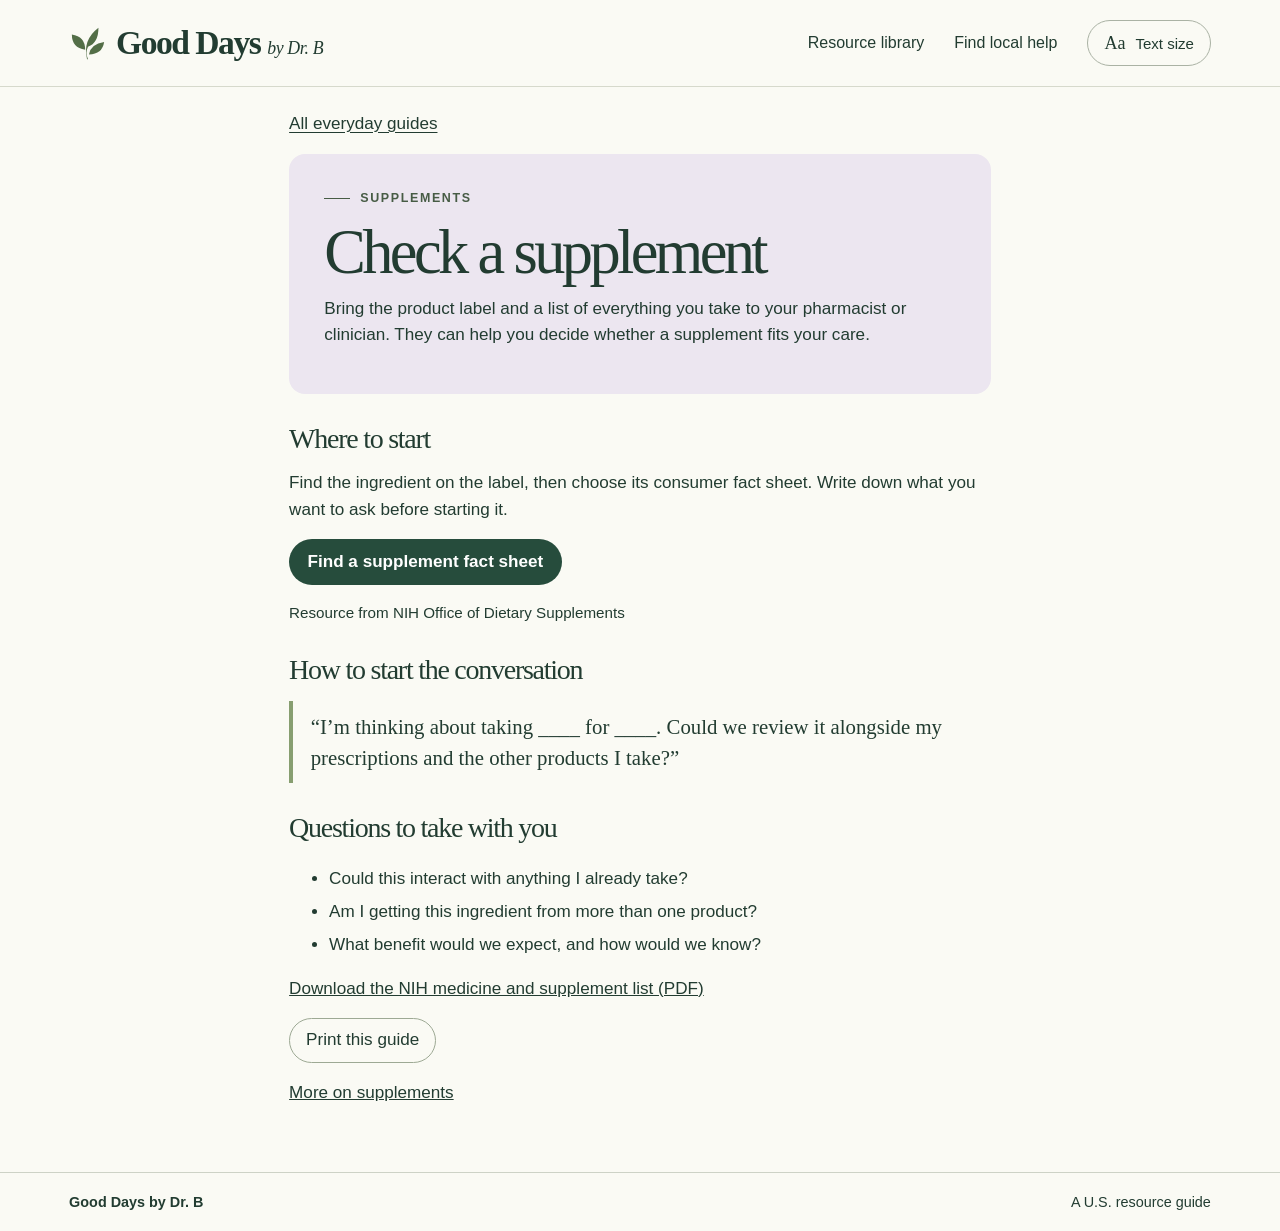
<file: supplement-review.html>
<!doctype html><html lang="en"><meta charset="utf-8"><meta name="viewport" content="width=device-width, initial-scale=1"><meta name="description" content="Bring the product label and a list of everything you take to your pharmacist or clinician. They can help you decide whether a supplement fits your care."><title>Check a supplement — Good Days by Dr. B</title>
<style>
*{box-sizing:border-box}html{scroll-behavior:smooth}body{margin:0;color:#223c31;background:#fafaf4;font:1.07rem/1.55 "Helvetica Neue",Arial,sans-serif}a{color:inherit}a:focus-visible,button:focus-visible{outline:3px solid #a85824;outline-offset:4px}header,main,footer{max-width:1510px;margin:auto;padding-inline:5.4%}header{display:flex;align-items:center;justify-content:space-between;min-height:87px;border-bottom:1px solid #d6d9cc;gap:15px}.brand{display:flex;align-items:center;gap:9px;font:bold 2.1rem Georgia,serif;letter-spacing:-1.5px;text-decoration:none}.brand svg{height:38px;width:38px}nav{display:flex;align-items:center;gap:30px}nav a{text-decoration:none;font-size:1rem}nav a:hover,.topiclink:hover{text-decoration:underline}button{cursor:pointer;font:inherit;color:inherit}#size{border:1px solid #aab2a4;border-radius:99px;background:none;padding:8px 16px;font-size:.94rem}#size span{font-family:Georgia;margin-right:6px;font-size:1.13rem}.hero{position:relative;isolation:isolate;background:#e6ebdc;border:1px solid #cbd3be;border-radius:18px;overflow:hidden;margin-top:25px;padding:clamp(32px,4.5vw,70px);min-height:355px;display:flex;align-items:center}.hero canvas{position:absolute;right:0;bottom:0;height:100%;width:45%;z-index:-1}.hero-copy{width:60%}.kicker{font-size:.78rem;font-weight:700;letter-spacing:.13em;text-transform:uppercase;color:#475c45;display:flex;align-items:center;gap:10px}.kicker:before{content:"";height:1px;width:26px;background:currentColor}h1,h2,h3{font-family:Georgia,"Times New Roman",serif;font-weight:400}h1{font-size:clamp(3.4rem,5.9vw,6rem);letter-spacing:-.058em;line-height:.99;margin:19px 0 21px}h1 em{color:#536f48;font-weight:400}.hero p{max-width:460px;margin:0;line-height:1.55;font-size:1.13rem}.sectionhead{display:flex;justify-content:space-between;align-items:end;gap:12px;margin:36px 0 19px}h2{font-size:clamp(2rem,3vw,3rem);letter-spacing:-.045em;margin:0}.sectionhead small{font-size:.9rem;color:#566359}.cards{display:grid;grid-template-columns:repeat(4,1fr);gap:16px}.card{border:1px solid #c9cabb;border-radius:13px;padding:23px 23px 20px;background:var(--bg);text-decoration:none;display:flex;flex-direction:column;transition:transform .18s,box-shadow .18s}.card:hover{transform:translateY(-3px);box-shadow:0 6px 15px #263e2a16}.art{height:80px;width:96px;margin-bottom:10px;align-self:flex-start}.card h3{margin:0 0 8px;font-size:clamp(1.45rem,2vw,2.05rem);line-height:1.14;letter-spacing:-.045em}.card p{margin:0 0 19px;font-size:1rem;color:#394b40}.topiclink{margin-top:auto;text-decoration:underline;text-underline-offset:4px;font-size:.93rem;font-weight:600}.local{display:flex;align-items:center;justify-content:space-between;background:#233f34;color:#fffdf2;border-radius:14px;padding:28px 34px;margin:34px 0;gap:20px}.local h2{font-size:2rem}.local p{margin:4px 0 0}.pill{display:inline-block;text-decoration:none;border-radius:30px;padding:10px 19px;background:#fffdf3;color:#253f32;white-space:nowrap}footer{border-top:1px solid #cdd2c6;padding-block:18px;font-size:.9rem;display:flex;justify-content:space-between}.skip{position:absolute;left:-999px}.skip:focus{left:10px;background:white;z-index:5}dialog{color:#243e31;border:1px solid #bac2b4;background:#fafaf4;border-radius:18px;width:min(610px,94%);max-height:88dvh;padding:30px}dialog::backdrop{background:#13271dc4}dialog h2{font-size:2.25rem;margin-top:15px}dialog .close{float:right;border:1px solid #c3cabc;border-radius:40px;background:transparent;padding:6px 16px}.entry{border-top:1px solid #ccd3c5;padding:17px 0}.entry a{font-weight:650;text-underline-offset:4px}.entry p{margin:4px 0}.entry small{color:#566359}.big{font-size:119%}
@media(max-width:900px){.cards{grid-template-columns:1fr 1fr}.hero-copy{width:66%}.hero canvas{width:38%}.card h3{font-size:1.7rem}}@media(max-width:650px){header,main,footer{padding-inline:5%}header{min-height:72px}.brand{font-size:1.75rem}nav{gap:12px}nav>a{display:none}.hero{padding:26px 22px 150px;min-height:0}.hero-copy{width:100%}.hero canvas{width:60%;height:155px}.hero p{font-size:1rem}h1{font-size:3.2rem}.cards{gap:10px}.card{padding:16px}.art{width:76px;height:63px}.sectionhead{align-items:center}.local{align-items:flex-start;flex-direction:column;padding:24px}footer{gap:12px;flex-wrap:wrap}}@media(max-width:410px){.cards{grid-template-columns:1fr}.card{display:grid;grid-template-columns:65px 1fr;column-gap:16px}.art{grid-row:span 3;width:65px}.card p{margin-bottom:8px}.sectionhead small{display:none}}@media(prefers-reduced-motion:reduce){*{scroll-behavior:auto!important;transition:none!important}}
.byline{font-size:.53em;letter-spacing:-.02em;font-weight:400;white-space:nowrap}@media(max-width:410px){.brand{gap:4px;font-size:1.5rem}.brand svg{width:29px}#size{padding:7px 10px}}.portrait{position:absolute;z-index:-1;bottom:0;right:7%;width:28%;height:95%;object-fit:contain;object-position:bottom}.hero canvas{opacity:.8}@media(max-width:650px){.portrait{right:10%;width:45%;height:155px}}
.hero-action,.primary{display:inline-block;background:#264c3c;color:white;padding:.62rem 1.15rem;border-radius:99px;font-weight:600;text-decoration:none}.hero-action{margin-top:1.15rem}.primary:hover,.hero-action:hover{text-decoration:underline}.paths{margin:2rem 0}.paths h2{margin-bottom:.8rem}.path-list{display:grid;grid-template-columns:repeat(3,minmax(0,1fr));gap:.7rem}.path-list a{display:flex;align-items:center;gap:.7rem;border:1px solid #b8c4b4;background:#f3f5eb;border-radius:.7rem;padding:.85rem 1rem;text-underline-offset:.22em;font-weight:600}.path-list a:hover{background:#e6ecd9}.story{max-width:840px;padding-block:1.5rem 3rem}.back{display:inline-block;margin-bottom:1rem;text-underline-offset:.2em}.sheethead{background:var(--tint);border-radius:1rem;padding:clamp(1.2rem,4vw,2.2rem)}.sheethead h1{font-size:clamp(2.35rem,5vw,3.9rem);margin:.7rem 0;line-height:1.05}.sheethead p,.next p{margin:.6rem 0}.story h2{font-size:1.75rem;margin:1.45rem 0 .5rem}.story blockquote{border-left:4px solid #879e70;padding:.6rem 1.1rem;margin:.6rem 0;font:1.3rem/1.5 Georgia,serif}.story li{margin-block:.4rem}.contacts{display:flex;align-items:center;flex-wrap:wrap;gap:1rem;margin:1rem 0}.print{border:1px solid #9da994;border-radius:99px;padding:.5rem 1rem;background:#fafaf4}.print-url,.notes{display:none}.story .source{font-size:.95rem}.extra{margin-block:1rem}.entry .related{display:block;margin-top:8px}@media(max-width:850px){.path-list{grid-template-columns:repeat(2,minmax(0,1fr))}}@media(max-width:520px){.path-list{grid-template-columns:1fr}.story{padding-inline:5%}.hero-action{margin-bottom:8px}}@media print{html,html.big{font-size:11pt}body,.sheethead{background:white;color:black}.story{max-width:none;padding:0}.back,nav,footer,.print,.skip,.related-guide,.contacts .primary,.hero-action{display:none}.sheethead{padding:0}.sheethead h1{font-size:26pt}header{min-height:0;padding:0 0 8pt}.brand{font-size:17pt}.story h2{font-size:16pt}.print-url,.notes{display:block;overflow-wrap:anywhere}.notes p{border-bottom:1px solid #888;height:1.4em}.extra a::after{content:" (" attr(href) ")";overflow-wrap:anywhere}.contacts{margin:.4rem 0}@page{margin:16mm}}</style>
<a class="skip" href="#main">Skip to guide</a><header><a href="index.html" class="brand" aria-label="Good Days by Dr. B home"><svg viewBox="0 0 40 40" aria-hidden="true"><g fill="#536e47"><path d="M19 37Q14 17 31 4Q31 20 20 24Q17 30 20 37"/><path d="M17 27Q3 25 3 11Q17 13 17 27M21 32Q23 21 37 19Q35 32 21 32"/></g></svg><span>Good Days <i class=byline>by Dr. B</i></span></a><nav aria-label="Main navigation"><a href="index.html#topics">Resource library</a><a href="index.html#local">Find local help</a><button id="size" aria-pressed="false"><span>Aa</span> Text size</button></nav></header>

 <main id="main" class="story"><a class="back" href="index.html#start">All everyday guides</a>
 <section class="sheethead" style="--tint:#ece6f0"><div class="kicker">Supplements</div><h1>Check a supplement</h1><p>Bring the product label and a list of everything you take to your pharmacist or clinician. They can help you decide whether a supplement fits your care.</p></section>
 <section class="next"><h2>Where to start</h2><p>Find the ingredient on the label, then choose its consumer fact sheet. Write down what you want to ask before starting it.</p><div class="contacts"><a class="primary" href="https://ods.od.nih.gov/factsheets/list-all/">Find a supplement fact sheet</a></div><div class="source">Resource from NIH Office of Dietary Supplements</div><span class="print-url">https://ods.od.nih.gov/factsheets/list-all/</span></section>
 <section><h2>How to start the conversation</h2><blockquote>“I’m thinking about taking ____ for ____. Could we review it alongside my prescriptions and the other products I take?”</blockquote><h2>Questions to take with you</h2><ul><li>Could this interact with anything I already take?</li><li>Am I getting this ingredient from more than one product?</li><li>What benefit would we expect, and how would we know?</li></ul><p class="extra"><a href="https://ods.od.nih.gov/pubs/DietarySupplementandMedicineRecord.pdf">Download the NIH medicine and supplement list (PDF)</a></p></section>
 <button class="print" onclick="window.print()">Print this guide</button><div class="notes"><h2>My contact and next step</h2><p></p><p></p></div><p class="related-guide"><a href="index.html#supplements">More on supplements</a></p></main>
 <footer><b>Good Days by Dr. B</b><span>A U.S. resource guide</span></footer><script src="text-size.js"></script></html>
</file>
<file: local-help.css>
.zip-finder{background:#e9eee2;color:#233e31;border:1px solid #c6d2bf;border-radius:1rem;padding:clamp(1.2rem,3vw,2.5rem);margin:2rem 0}.zip-finder h2{margin:0;line-height:1.15}.zip-finder p{margin:.6rem 0}.zip-finder form{margin:1.15rem 0 .4rem}.zip-finder label{display:block;font-weight:650}.zip-controls{display:flex;flex-wrap:wrap;align-items:center;gap:.65rem;margin-top:.4rem}.zip-controls input{font:inherit;color:inherit;padding:.6rem .8rem;border:1px solid #6b8069;border-radius:.45rem;background:white;width:8rem}.zip-controls input:focus-visible{outline:3px solid #a85824;outline-offset:3px}.zip-controls button{min-height:44px}.zip-controls .primary{border:0}.zip-clear{background:none;border:none;text-decoration:underline;text-underline-offset:3px}.zip-error{color:#862d24;font-weight:600}.zip-finder .zip-note{font-size:.94rem}.zip-status{font-weight:650}.zip-results{display:grid;grid-template-columns:repeat(auto-fit,minmax(min(100%,235px),1fr));gap:.75rem;margin-block:.8rem}.zip-results[hidden],.zip-finder [hidden]{display:none}.zip-results a{display:block;color:inherit;background:#fffdf6;border:1px solid #b8c6b2;border-radius:.65rem;padding:.85rem 1rem;text-decoration:none}.zip-results strong{text-decoration:underline;text-underline-offset:3px}.zip-results span{display:block;font-size:1rem;margin-top:.2rem}.local-jump{display:inline-block;margin:.8rem 0 0 1rem;text-underline-offset:3px}.zip-finder .phone{margin-top:1.1rem}@media(max-width:420px){.local-jump{margin-left:0;display:block}}@media print{.zip-finder form,.zip-note,.zip-clear,.local-jump{display:none}.zip-finder{background:white;padding:0;border:0}.zip-results a::after{content:attr(href);display:block;overflow-wrap:anywhere;font-size:10pt}}
</file>
<file: care-tools.css>
.toolkit .how{margin:1.2rem 0 .6rem}.toolkit .group h2,.family-q h2{line-height:1.2}.family-q{margin:2rem 0;border-bottom:1px solid #d1d7ca;padding-bottom:1rem}.toolkit .write{margin:1rem 0}.write label{font-weight:600;display:block}.write textarea{box-sizing:border-box;width:100%;font:inherit;color:inherit;background:#fffefa;border:1px solid #92a08f;border-radius:.45rem;padding:.6rem;resize:vertical}.write textarea:focus-visible,.check input:focus-visible{outline:3px solid #ae6429;outline-offset:2px}.toolkit .check{display:flex;align-items:flex-start;gap:.65rem;margin:1rem 0}.check input{width:1.2rem;height:1.2rem;margin:.22rem 0 0;flex-shrink:0;accent-color:#315840}.toolkit .credit,.tip{font-size:.95rem}.toolkit .credit{margin-top:1.4rem}.paper{display:none}@media print{.toolkit .how,.screen-links,.write textarea{display:none}.toolkit .write{margin:5pt 0;break-inside:avoid}.paper{display:block;min-height:16pt;border-bottom:1px solid #778373;white-space:pre-wrap;overflow-wrap:anywhere}.toolkit .group h2{margin:7pt 0 2pt}.toolkit .check{margin:5pt 0}.toolkit .credit,.toolkit .tip{font-size:9pt;margin:3pt 0}.sheethead p{margin:2pt 0}.check input{accent-color:black}.family-q{break-inside:avoid}}
</file>
